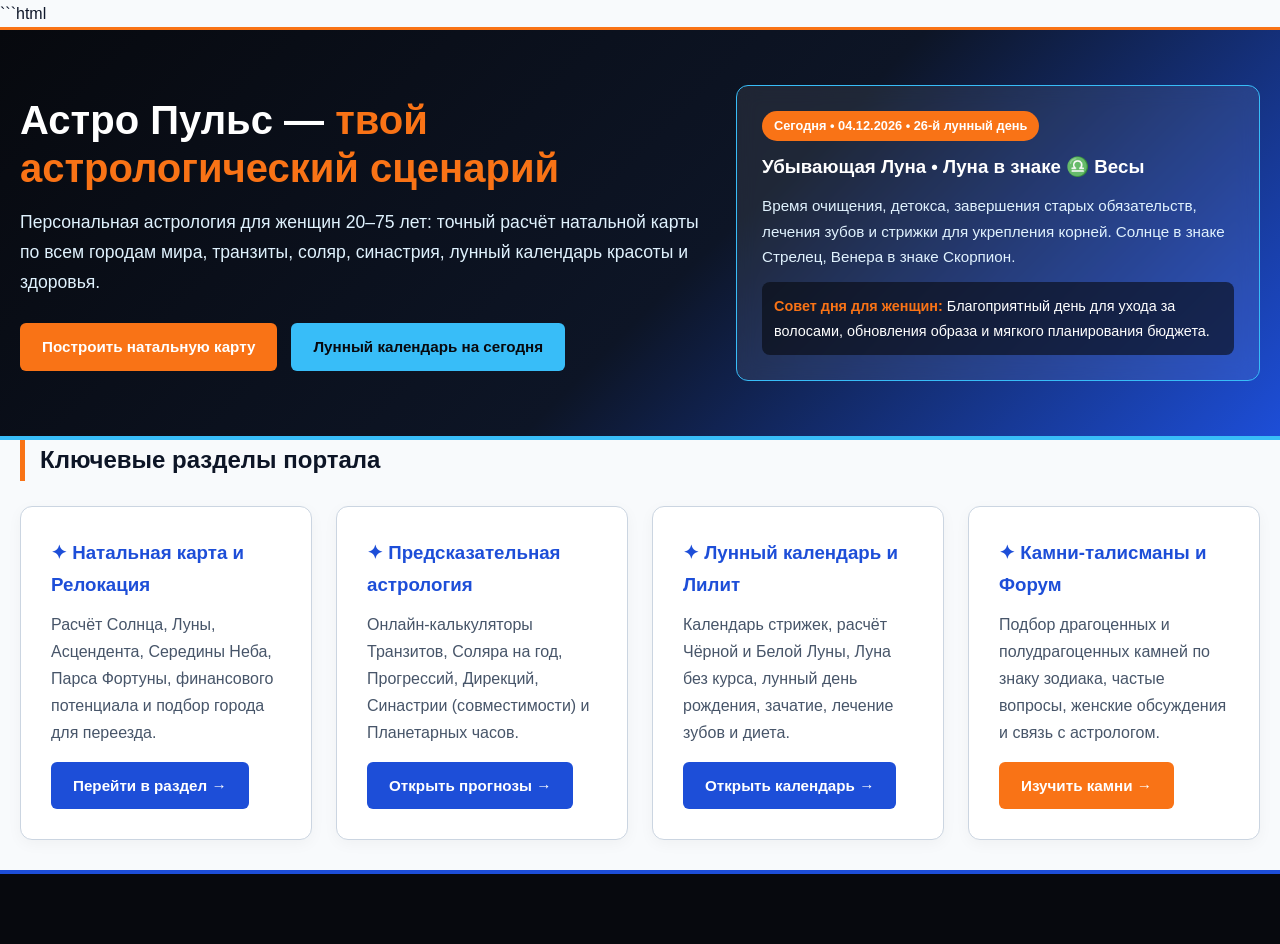
<file: index.html>
```html
<!DOCTYPE html>
<html lang="ru">
<head>
    <meta charset="UTF-8">
    <meta name="viewport" content="width=device-width, initial-scale=1.0">
    <title>Астро Пульс — твой астрологический сценарий</title>
    <link rel="stylesheet" href="style.css">
</head>
<body>

    <header id="site-header"></header>

    <!-- Главный баннер и Ежедневная характеристика дня -->
    <section class="hero">
        <div class="container hero-grid">
            <div>
                <h1 data-editable="hero-h1">Астро Пульс — <span>твой астрологический сценарий</span></h1>
                <p data-editable="hero-desc" style="font-size:1.1rem; color:#e0f2fe; margin-bottom:25px;">
                    Персональная астрология для женщин 20–75 лет: точный расчёт натальной карты по всем городам мира, транзиты, соляр, синастрия, лунный календарь красоты и здоровья.
                </p>
                <div style="display:flex; gap:14px; flex-wrap:wrap;">
                    <a href="natal.html#natal-calc" class="btn btn-orange">Построить натальную карту</a>
                    <a href="lunar.html" class="btn btn-sky">Лунный календарь на сегодня</a>
                </div>
            </div>

            <!-- Ежедневная характеристика дня -->
            <div class="daily-card" id="daily-forecast-widget">
                <span class="daily-badge" id="today-date-badge">Характеристика дня</span>
                <h3 style="color:#ffffff; margin-bottom:10px;" id="today-lunar-title">Загрузка космической погоды...</h3>
                <p style="color:#e0f2fe; font-size:0.95rem; margin-bottom:12px;" id="today-lunar-text"></p>
                <div style="background:rgba(7,9,14,0.6); padding:12px; border-radius:8px; font-size:0.9rem;">
                    <strong style="color:#f97316;">Совет дня для женщин:</strong>
                    <span id="today-woman-tip" style="color:#ffffff;"></span>
                </div>
            </div>
        </div>
    </section>

    <main class="section">
        <div class="container">
            <h2 style="color:var(--dark-blue); margin-bottom:25px; border-left:5px solid var(--orange); padding-left:15px;">Ключевые разделы портала</h2>
            
            <div style="display:grid; grid-template-columns:repeat(auto-fit, minmax(280px, 1fr)); gap:24px;">
                <div class="card">
                    <h3 style="color:var(--blue); margin-bottom:10px;">✦ Натальная карта и Релокация</h3>
                    <p style="color:var(--text-muted); margin-bottom:15px;">Расчёт Солнца, Луны, Асцендента, Середины Неба, Парса Фортуны, финансового потенциала и подбор города для переезда.</p>
                    <a href="natal.html" class="btn btn-blue">Перейти в раздел →</a>
                </div>

                <div class="card">
                    <h3 style="color:var(--blue); margin-bottom:10px;">✦ Предсказательная астрология</h3>
                    <p style="color:var(--text-muted); margin-bottom:15px;">Онлайн-калькуляторы Транзитов, Соляра на год, Прогрессий, Дирекций, Синастрии (совместимости) и Планетарных часов.</p>
                    <a href="predictive.html" class="btn btn-blue">Открыть прогнозы →</a>
                </div>

                <div class="card">
                    <h3 style="color:var(--blue); margin-bottom:10px;">✦ Лунный календарь и Лилит</h3>
                    <p style="color:var(--text-muted); margin-bottom:15px;">Календарь стрижек, расчёт Чёрной и Белой Луны, Луна без курса, лунный день рождения, зачатие, лечение зубов и диета.</p>
                    <a href="lunar.html" class="btn btn-blue">Открыть календарь →</a>
                </div>

                <div class="card">
                    <h3 style="color:var(--blue); margin-bottom:10px;">✦ Камни-талисманы и Форум</h3>
                    <p style="color:var(--text-muted); margin-bottom:15px;">Подбор драгоценных и полудрагоценных камней по знаку зодиака, частые вопросы, женские обсуждения и связь с астрологом.</p>
                    <a href="stones-community.html" class="btn btn-orange">Изучить камни →</a>
                </div>
            </div>

            <!-- Зона для новых пользовательских блоков (CMS) -->
            <div id="custom-blocks-zone"></div>
        </div>
    </main>

    <footer id="site-footer"></footer>

    <script src="astro-engine.js"></script>
    <script src="content-db.js"></script>
    <script src="app.js"></script>
    <script>
        // Автоматический расчёт ежедневной характеристики дня на текущую дату
        document.addEventListener("DOMContentLoaded", () => {
            const today = new Date().toISOString().split("T")[0];
            const info = AstroEngine.calculateLunarInfo(today);
            const planets = AstroEngine.calculatePositions(today, "12:00");

            document.getElementById("today-date-badge").textContent = `Сегодня • ${new Date().toLocaleDateString("ru-RU")} • ${info.lunarDay}-й лунный день`;
            document.getElementById("today-lunar-title").textContent = `${info.phase} • Луна в знаке ${info.moonSign.symbol} ${info.moonSign.name}`;
            document.getElementById("today-lunar-text").textContent = `${info.phaseAdvice} Солнце в знаке ${planets.sun.sign.name}, Венера в знаке ${planets.venus.sign.name}.`;
            document.getElementById("today-woman-tip").textContent = info.haircutGood
                ? "Благоприятный день для ухода за волосами, обновления образа и мягкого планирования бюджета."
                : "День перезагрузки: отложите стрижку и радикальные решения, уделите время отдыху, воде и восстановлению ресурса.";
        });
    </script>
</body>
</html>
</file>
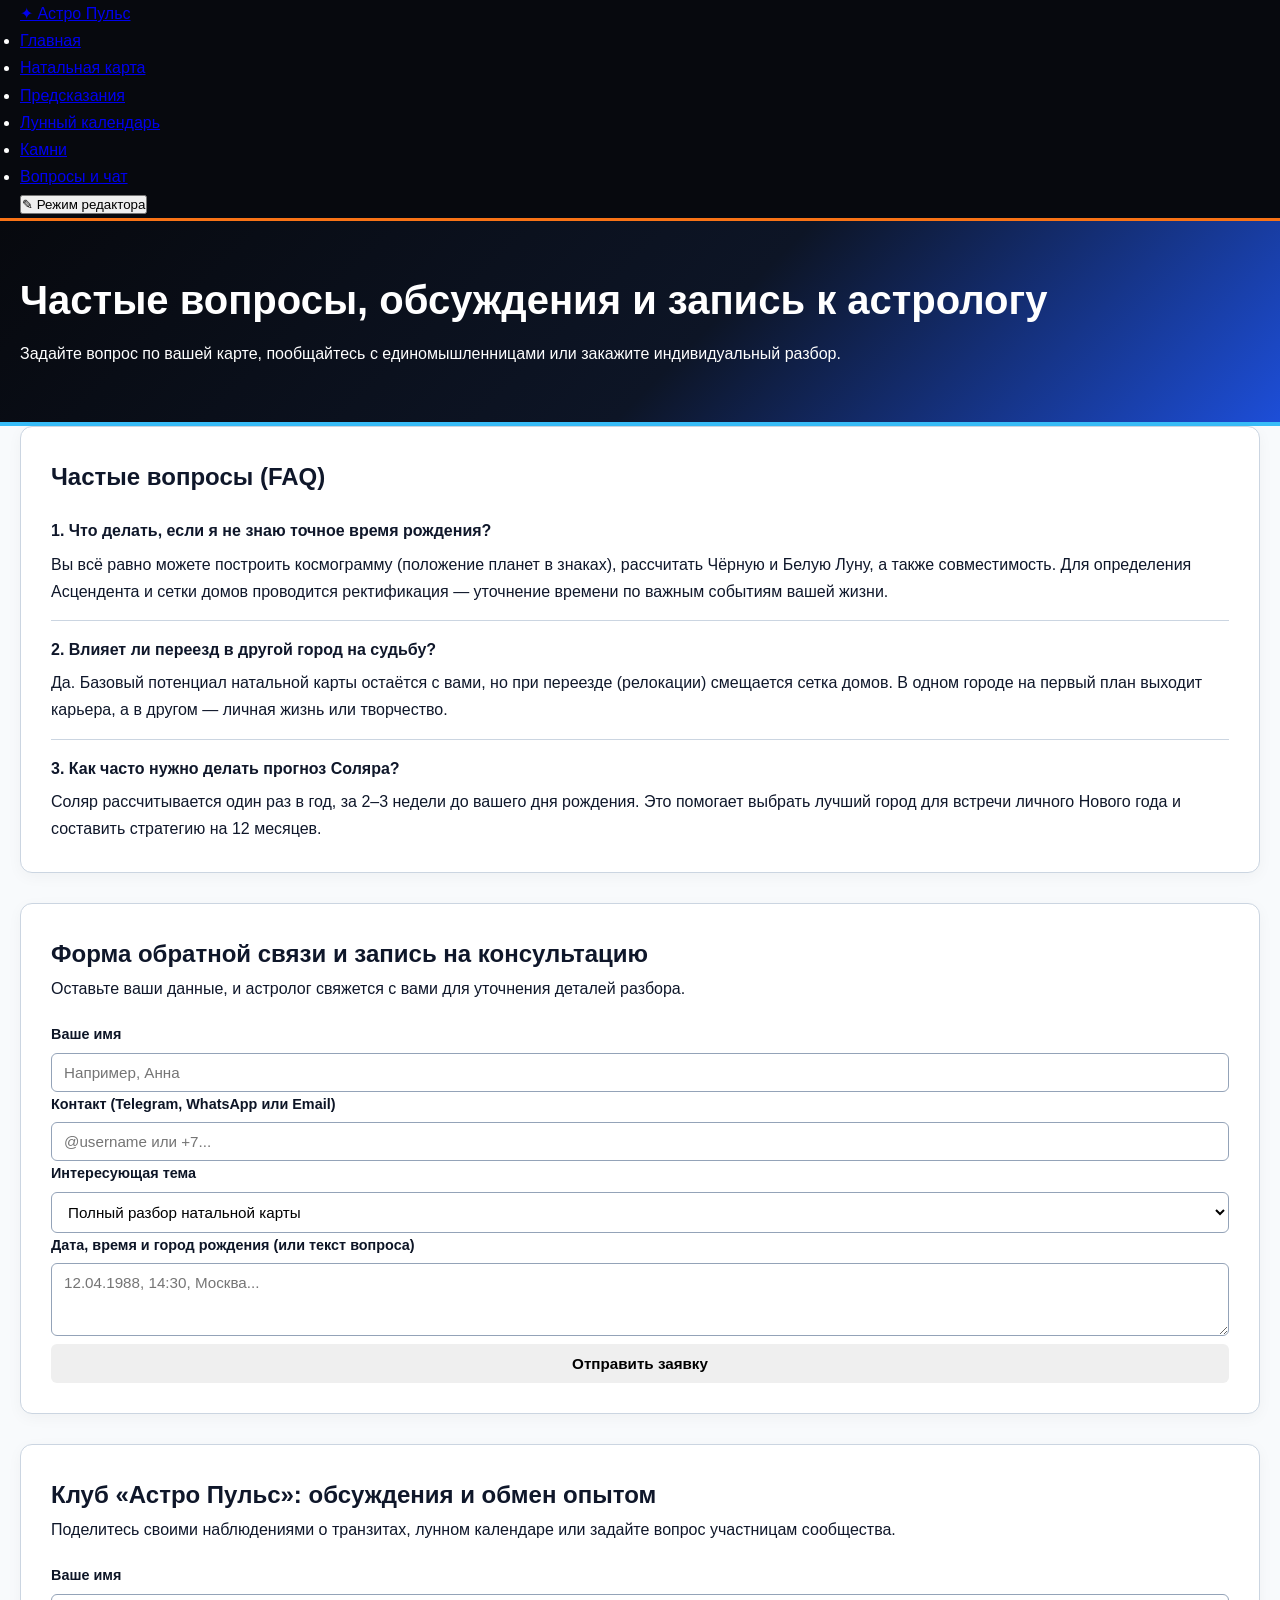
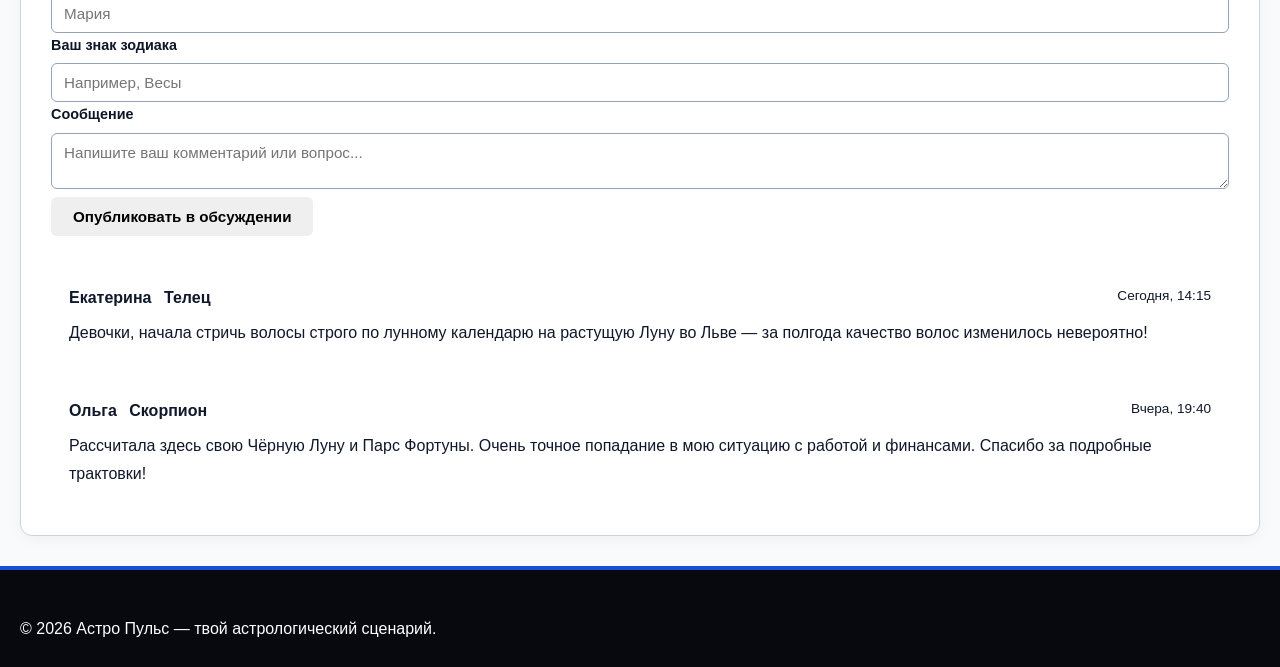
<file: community.html>
<!DOCTYPE html>
<html lang="ru">
<head>
    <meta charset="UTF-8">
    <meta name="viewport" content="width=device-width, initial-scale=1.0">
    <title>Вопросы, обсуждения и связь — Астро Пульс</title>
    <link rel="stylesheet" href="style.css">
</head>
<body>

<header>
    <div class="container nav">
        <a href="index.html" class="logo">✦ Астро Пульс</a>
        <ul class="nav-links">
            <li><a href="index.html">Главная</a></li>
            <li><a href="natal.html">Натальная карта</a></li>
            <li><a href="predictive.html">Предсказания</a></li>
            <li><a href="lunar.html">Лунный календарь</a></li>
            <li><a href="stones.html">Камни</a></li>
            <li><a href="community.html" class="active">Вопросы и чат</a></li>
        </ul>
        <button class="edit-toggle-btn" id="toggleEditBtn">✎ Режим редактора</button>
    </div>
</header>

<section class="hero">
    <div class="container">
        <h1>Частые вопросы, обсуждения и запись к астрологу</h1>
        <p>Задайте вопрос по вашей карте, пообщайтесь с единомышленницами или закажите индивидуальный разбор.</p>
    </div>
</section>

<main class="container">
    <div class="grid-2">
        <!-- ЧАСТЫЕ ВОПРОСЫ (FAQ) -->
        <div>
            <div class="card editable-block" data-block-id="faq-block">
                <h2>Частые вопросы (FAQ)</h2>
                
                <div style="margin-top:20px; border-bottom:1px solid var(--border); padding-bottom:15px;">
                    <h4 style="color:var(--primary-blue);">1. Что делать, если я не знаю точное время рождения?</h4>
                    <p class="text-muted" style="margin-top:6px;">Вы всё равно можете построить космограмму (положение планет в знаках), рассчитать Чёрную и Белую Луну, а также совместимость. Для определения Асцендента и сетки домов проводится ректификация — уточнение времени по важным событиям вашей жизни.</p>
                </div>

                <div style="margin-top:15px; border-bottom:1px solid var(--border); padding-bottom:15px;">
                    <h4 style="color:var(--primary-blue);">2. Влияет ли переезд в другой город на судьбу?</h4>
                    <p class="text-muted" style="margin-top:6px;">Да. Базовый потенциал натальной карты остаётся с вами, но при переезде (релокации) смещается сетка домов. В одном городе на первый план выходит карьера, а в другом — личная жизнь или творчество.</p>
                </div>

                <div style="margin-top:15px;">
                    <h4 style="color:var(--primary-blue);">3. Как часто нужно делать прогноз Соляра?</h4>
                    <p class="text-muted" style="margin-top:6px;">Соляр рассчитывается один раз в год, за 2–3 недели до вашего дня рождения. Это помогает выбрать лучший город для встречи личного Нового года и составить стратегию на 12 месяцев.</p>
                </div>
            </div>
        </div>

        <!-- ФОРМА ОБРАТНОЙ СВЯЗИ -->
        <div>
            <div class="card">
                <h2>Форма обратной связи и запись на консультацию</h2>
                <p class="text-muted" style="margin-bottom:20px;">Оставьте ваши данные, и астролог свяжется с вами для уточнения деталей разбора.</p>
                <form id="feedbackForm">
                    <div class="form-group">
                        <label>Ваше имя</label>
                        <input type="text" id="fbName" placeholder="Например, Анна" required>
                    </div>
                    <div class="form-group">
                        <label>Контакт (Telegram, WhatsApp или Email)</label>
                        <input type="text" id="fbContact" placeholder="@username или +7..." required>
                    </div>
                    <div class="form-group">
                        <label>Интересующая тема</label>
                        <select id="fbTopic">
                            <option>Полный разбор натальной карты</option>
                            <option>Прогноз Соляр на год</option>
                            <option>Синастрия (совместимость в паре)</option>
                            <option>Карта релокации (выбор города)</option>
                            <option>Вопрос по работе сайта</option>
                        </select>
                    </div>
                    <div class="form-group">
                        <label>Дата, время и город рождения (или текст вопроса)</label>
                        <textarea id="fbMessage" rows="3" placeholder="12.04.1988, 14:30, Москва..."></textarea>
                    </div>
                    <button type="submit" class="btn" style="width:100%;">Отправить заявку</button>
                    <div id="fbSuccess" class="result-box" style="display:none; margin-top:15px; background:#ecfdf5; border-color:#10b981; color:#065f46;">
                        Благодарим! Ваше сообщение отправлено. Мы ответим вам в ближайшее время.
                    </div>
                </form>
            </div>
        </div>
    </div>

    <!-- ЖИВЫЕ ОБСУЖДЕНИЯ -->
    <div class="card" style="margin-top:30px;">
        <h2>Клуб «Астро Пульс»: обсуждения и обмен опытом</h2>
        <p class="text-muted" style="margin-bottom:20px;">Поделитесь своими наблюдениями о транзитах, лунном календаре или задайте вопрос участницам сообщества.</p>
        
        <div class="form-grid">
            <div class="form-group">
                <label>Ваше имя</label>
                <input type="text" id="chatAuthor" placeholder="Мария">
            </div>
            <div class="form-group">
                <label>Ваш знак зодиака</label>
                <input type="text" id="chatSign" placeholder="Например, Весы">
            </div>
        </div>
        <div class="form-group">
            <label>Сообщение</label>
            <textarea id="chatText" rows="2" placeholder="Напишите ваш комментарий или вопрос..."></textarea>
        </div>
        <button class="btn" onclick="addDiscussionPost()">Опубликовать в обсуждении</button>

        <div id="discussionList" style="margin-top:30px; display:flex; flex-direction:column; gap:15px;"></div>
    </div>
</main>

<footer>
    <div class="container">
        <p>© 2026 Астро Пульс — твой астрологический сценарий.</p>
    </div>
</footer>

<script src="editor.js"></script>
<script>
    // Обработка формы обратной связи
    document.getElementById('feedbackForm').addEventListener('submit', function(e) {
        e.preventDefault();
        document.getElementById('fbSuccess').style.display = 'block';
        this.reset();
    });

    // Логика обсуждений с сохранением в браузере
    const defaultPosts = [
        { author: "Екатерина", sign: "Телец", date: "Сегодня, 14:15", text: "Девочки, начала стричь волосы строго по лунному календарю на растущую Луну во Льве — за полгода качество волос изменилось невероятно!" },
        { author: "Ольга", sign: "Скорпион", date: "Вчера, 19:40", text: "Рассчитала здесь свою Чёрную Луну и Парс Фортуны. Очень точное попадание в мою ситуацию с работой и финансами. Спасибо за подробные трактовки!" }
    ];

    function renderDiscussions() {
        const saved = JSON.parse(localStorage.getItem('astro_discussions')) || defaultPosts;
        const container = document.getElementById('discussionList');
        container.innerHTML = saved.map(post => `
            <div style="background:var(--bg-light); padding:18px; border-radius:10px; border-left:4px solid var(--sky-blue);">
                <div style="display:flex; justify-content:space-between; margin-bottom:8px;">
                    <strong>${post.author} <span class="badge" style="margin-left:8px;">${post.sign}</span></strong>
                    <span class="text-muted" style="font-size:0.85rem;">${post.date}</span>
                </div>
                <p>${post.text}</p>
            </div>
        `).join('');
    }

    function addDiscussionPost() {
        const author = document.getElementById('chatAuthor').value.trim() || "Гостья";
        const sign = document.getElementById('chatSign').value.trim() || "Астролюбитель";
        const text = document.getElementById('chatText').value.trim();
        if (!text) return alert("Введите текст сообщения");

        const saved = JSON.parse(localStorage.getItem('astro_discussions')) || defaultPosts;
        saved.unshift({
            author,
            sign,
            date: "Только что",
            text
        });
        localStorage.setItem('astro_discussions', JSON.stringify(saved));
        document.getElementById('chatText').value = "";
        renderDiscussions();
    }

    document.addEventListener("DOMContentLoaded", renderDiscussions);
</script>
</body>
</html>
</file>
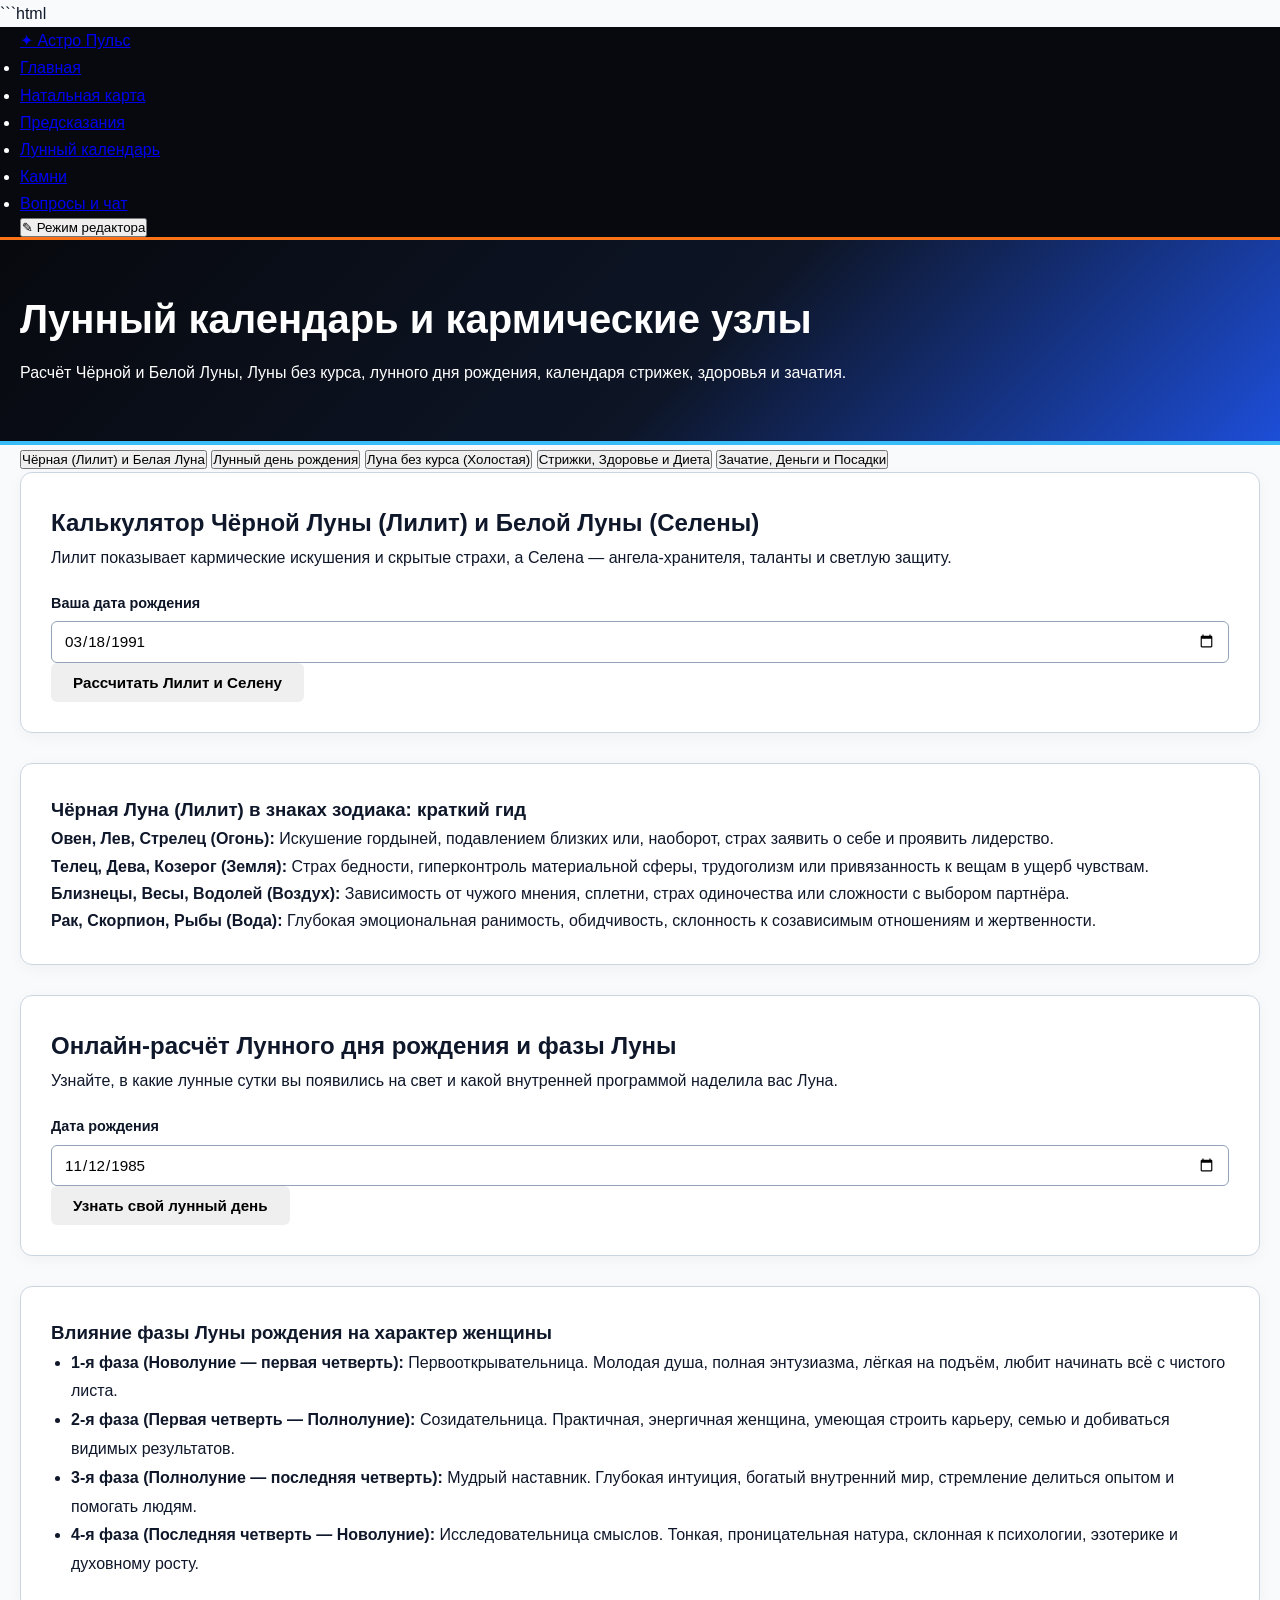
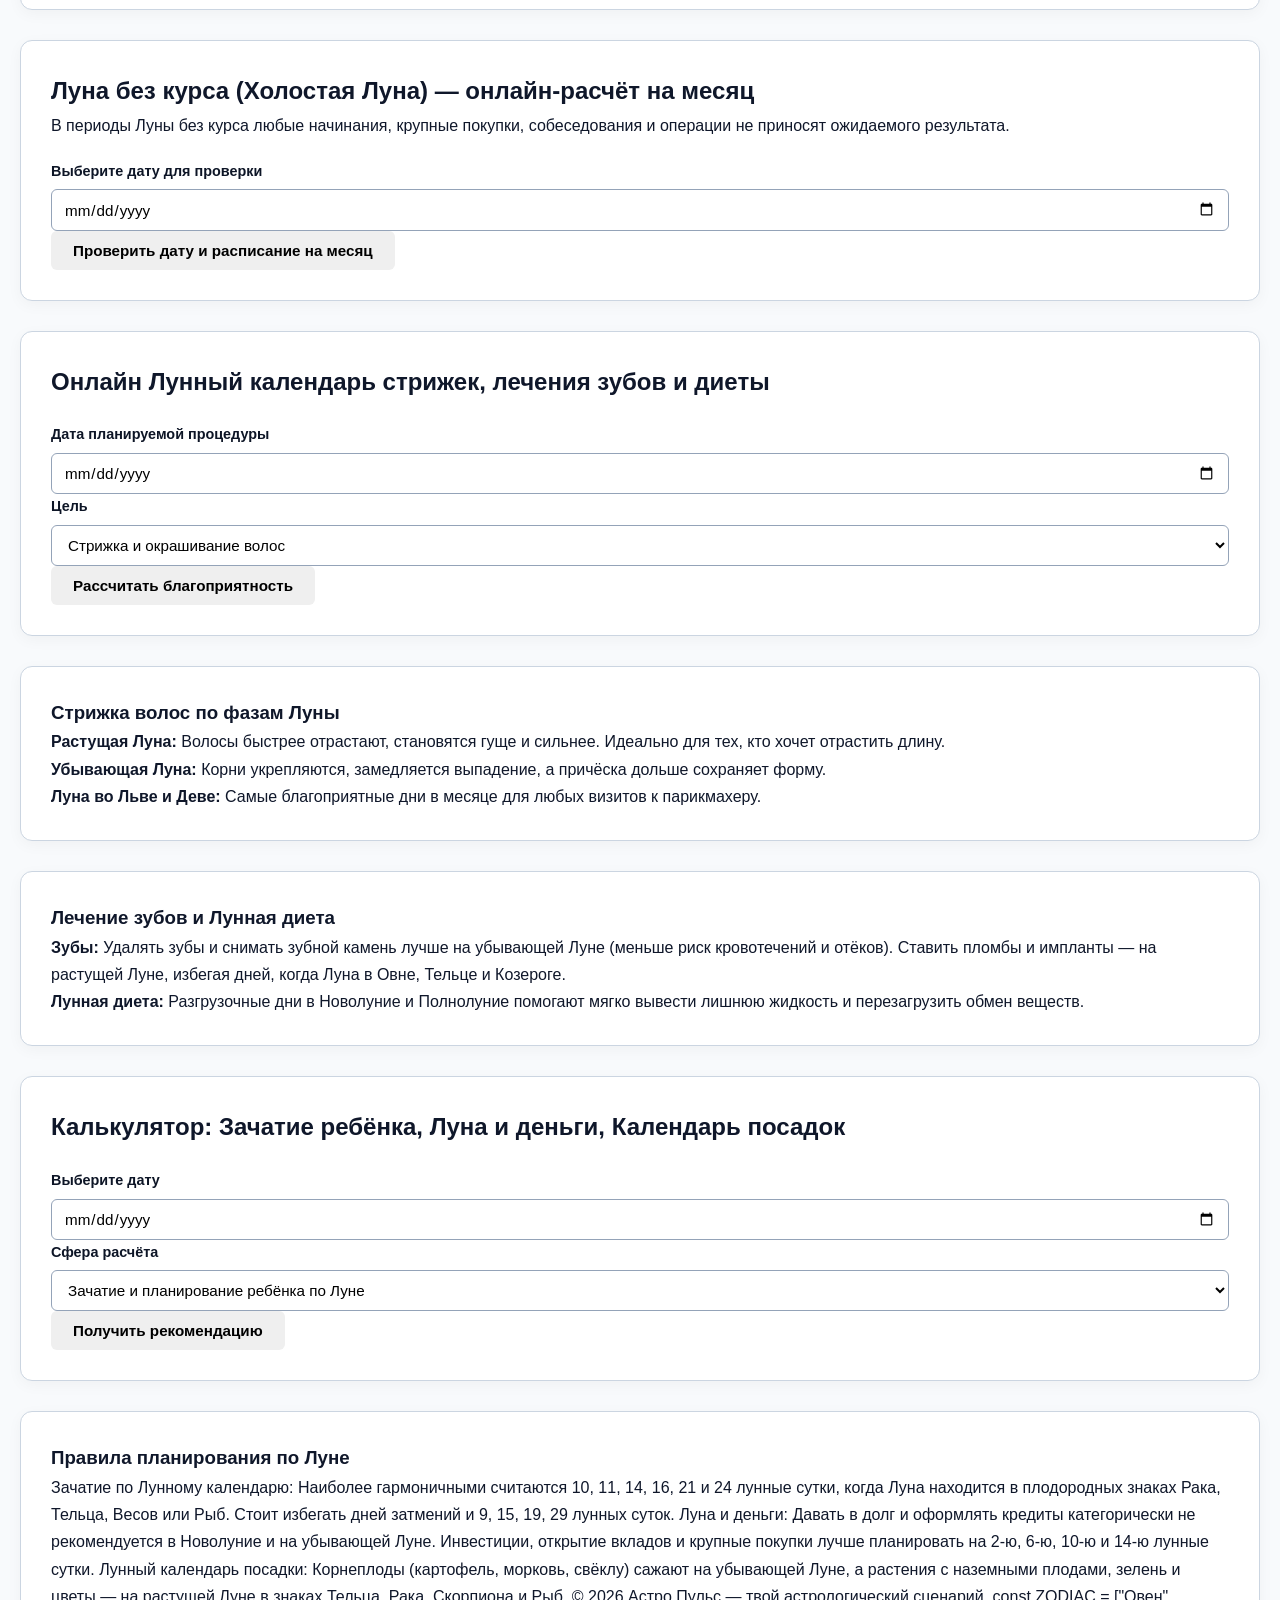
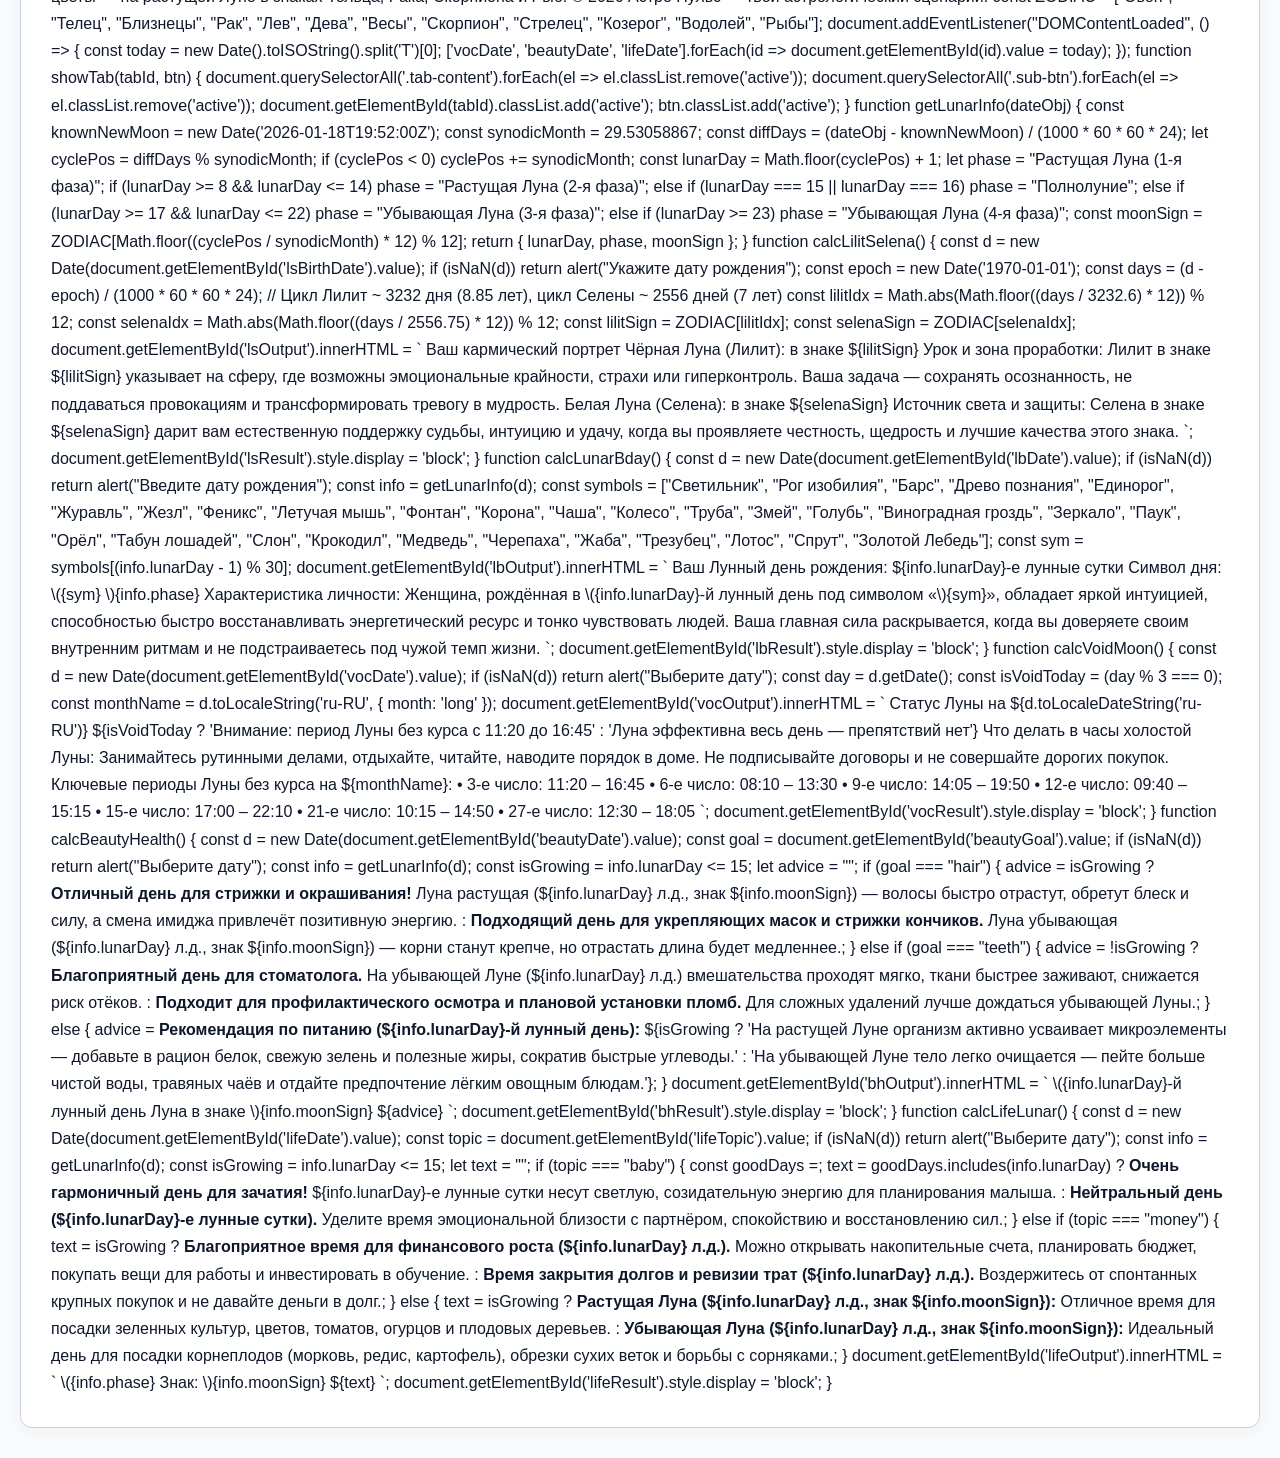
<file: lunar.html>
```html
<!DOCTYPE html>
<html lang="ru">
<head>
    <meta charset="UTF-8">
    <meta name="viewport" content="width=device-width, initial-scale=1.0">
    <title>Лунный календарь и калькуляторы — Астро Пульс</title>
    <link rel="stylesheet" href="style.css">
</head>
<body>

<header>
    <div class="container nav">
        <a href="index.html" class="logo">✦ Астро Пульс</a>
        <ul class="nav-links">
            <li><a href="index.html">Главная</a></li>
            <li><a href="natal.html">Натальная карта</a></li>
            <li><a href="predictive.html">Предсказания</a></li>
            <li><a href="lunar.html" class="active">Лунный календарь</a></li>
            <li><a href="stones.html">Камни</a></li>
            <li><a href="community.html">Вопросы и чат</a></li>
        </ul>
        <button class="edit-toggle-btn" id="toggleEditBtn">✎ Режим редактора</button>
    </div>
</header>

<section class="hero">
    <div class="container">
        <h1>Лунный календарь и кармические узлы</h1>
        <p>Расчёт Чёрной и Белой Луны, Луны без курса, лунного дня рождения, календаря стрижек, здоровья и зачатия.</p>
    </div>
</section>

<main class="container">
    <div class="sub-nav">
        <button class="sub-btn active" onclick="showTab('lilit-selena', this)">Чёрная (Лилит) и Белая Луна</button>
        <button class="sub-btn" onclick="showTab('lunar-bday', this)">Лунный день рождения</button>
        <button class="sub-btn" onclick="showTab('void-moon', this)">Луна без курса (Холостая)</button>
        <button class="sub-btn" onclick="showTab('hair-health', this)">Стрижки, Здоровье и Диета</button>
        <button class="sub-btn" onclick="showTab('conception-garden', this)">Зачатие, Деньги и Посадки</button>
    </div>

    <!-- ВКЛАДКА 1: ЧЁРНАЯ И БЕЛАЯ ЛУНА -->
    <div id="lilit-selena" class="tab-content active">
        <div class="card">
            <h2>Калькулятор Чёрной Луны (Лилит) и Белой Луны (Селены)</h2>
            <p class="text-muted">Лилит показывает кармические искушения и скрытые страхи, а Селена — ангела-хранителя, таланты и светлую защиту.</p>
            <div class="form-grid" style="margin-top:20px;">
                <div class="form-group">
                    <label>Ваша дата рождения</label>
                    <input type="date" id="lsBirthDate" value="1991-03-18">
                </div>
            </div>
            <button class="btn" onclick="calcLilitSelena()">Рассчитать Лилит и Селену</button>
            <div id="lsResult" style="display:none; margin-top:25px;">
                <div class="result-box" id="lsOutput"></div>
            </div>
        </div>

        <div class="card editable-block" data-block-id="lunar-lilit-guide">
            <h3>Чёрная Луна (Лилит) в знаках зодиака: краткий гид</h3>
            <p><strong>Овен, Лев, Стрелец (Огонь):</strong> Искушение гордыней, подавлением близких или, наоборот, страх заявить о себе и проявить лидерство.</p>
            <p><strong>Телец, Дева, Козерог (Земля):</strong> Страх бедности, гиперконтроль материальной сферы, трудоголизм или привязанность к вещам в ущерб чувствам.</p>
            <p><strong>Близнецы, Весы, Водолей (Воздух):</strong> Зависимость от чужого мнения, сплетни, страх одиночества или сложности с выбором партнёра.</p>
            <p><strong>Рак, Скорпион, Рыбы (Вода):</strong> Глубокая эмоциональная ранимость, обидчивость, склонность к созависимым отношениям и жертвенности.</p>
        </div>
    </div>

    <!-- ВКЛАДКА 2: ЛУННЫЙ ДЕНЬ РОЖДЕНИЯ -->
    <div id="lunar-bday" class="tab-content">
        <div class="card">
            <h2>Онлайн-расчёт Лунного дня рождения и фазы Луны</h2>
            <p class="text-muted">Узнайте, в какие лунные сутки вы появились на свет и какой внутренней программой наделила вас Луна.</p>
            <div class="form-grid" style="margin-top:20px;">
                <div class="form-group">
                    <label>Дата рождения</label>
                    <input type="date" id="lbDate" value="1985-11-12">
                </div>
            </div>
            <button class="btn" onclick="calcLunarBday()">Узнать свой лунный день</button>
            <div id="lbResult" style="display:none; margin-top:25px;">
                <div class="result-box" id="lbOutput"></div>
            </div>
        </div>

        <div class="card editable-block" data-block-id="lunar-phases-desc">
            <h3>Влияние фазы Луны рождения на характер женщины</h3>
            <ul style="margin-left:20px; line-height:1.8;">
                <li><strong>1-я фаза (Новолуние — первая четверть):</strong> Первооткрывательница. Молодая душа, полная энтузиазма, лёгкая на подъём, любит начинать всё с чистого листа.</li>
                <li><strong>2-я фаза (Первая четверть — Полнолуние):</strong> Созидательница. Практичная, энергичная женщина, умеющая строить карьеру, семью и добиваться видимых результатов.</li>
                <li><strong>3-я фаза (Полнолуние — последняя четверть):</strong> Мудрый наставник. Глубокая интуиция, богатый внутренний мир, стремление делиться опытом и помогать людям.</li>
                <li><strong>4-я фаза (Последняя четверть — Новолуние):</strong> Исследовательница смыслов. Тонкая, проницательная натура, склонная к психологии, эзотерике и духовному росту.</li>
            </ul>
        </div>
    </div>

    <!-- ВКЛАДКА 3: ЛУНА БЕЗ КУРСА -->
    <div id="void-moon" class="tab-content">
        <div class="card">
            <h2>Луна без курса (Холостая Луна) — онлайн-расчёт на месяц</h2>
            <p class="text-muted">В периоды Луны без курса любые начинания, крупные покупки, собеседования и операции не приносят ожидаемого результата.</p>
            <div class="form-grid" style="margin-top:20px;">
                <div class="form-group">
                    <label>Выберите дату для проверки</label>
                    <input type="date" id="vocDate">
                </div>
            </div>
            <button class="btn" onclick="calcVoidMoon()">Проверить дату и расписание на месяц</button>
            <div id="vocResult" style="display:none; margin-top:25px;">
                <div class="result-box" id="vocOutput"></div>
            </div>
        </div>
    </div>

    <!-- ВКЛАДКА 4: СТРИЖКИ, ЗДОРОВЬЕ И ДИЕТА -->
    <div id="hair-health" class="tab-content">
        <div class="card">
            <h2>Онлайн Лунный календарь стрижек, лечения зубов и диеты</h2>
            <div class="form-grid" style="margin-top:20px;">
                <div class="form-group">
                    <label>Дата планируемой процедуры</label>
                    <input type="date" id="beautyDate">
                </div>
                <div class="form-group">
                    <label>Цель</label>
                    <select id="beautyGoal">
                        <option value="hair">Стрижка и окрашивание волос</option>
                        <option value="teeth">Лечение и протезирование зубов</option>
                        <option value="diet">Начало лунной диеты и детокса</option>
                    </select>
                </div>
            </div>
            <button class="btn" onclick="calcBeautyHealth()">Рассчитать благоприятность</button>
            <div id="bhResult" style="display:none; margin-top:25px;">
                <div class="result-box" id="bhOutput"></div>
            </div>
        </div>

        <div class="grid-2">
            <div class="card editable-block" data-block-id="lunar-hair-guide">
                <h3>Стрижка волос по фазам Луны</h3>
                <p><strong>Растущая Луна:</strong> Волосы быстрее отрастают, становятся гуще и сильнее. Идеально для тех, кто хочет отрастить длину.</p>
                <p><strong>Убывающая Луна:</strong> Корни укрепляются, замедляется выпадение, а причёска дольше сохраняет форму.</p>
                <p><strong>Луна во Льве и Деве:</strong> Самые благоприятные дни в месяце для любых визитов к парикмахеру.</p>
            </div>
            <div class="card editable-block" data-block-id="lunar-teeth-diet">
                <h3>Лечение зубов и Лунная диета</h3>
                <p><strong>Зубы:</strong> Удалять зубы и снимать зубной камень лучше на убывающей Луне (меньше риск кровотечений и отёков). Ставить пломбы и импланты — на растущей Луне, избегая дней, когда Луна в Овне, Тельце и Козероге.</p>
                <p><strong>Лунная диета:</strong> Разгрузочные дни в Новолуние и Полнолуние помогают мягко вывести лишнюю жидкость и перезагрузить обмен веществ.</p>
            </div>
        </div>
    </div>

    <!-- ВКЛАДКА 5: ЗАЧАТИЕ, ДЕНЬГИ И ПОСАДКИ -->
    <div id="conception-garden" class="tab-content">
        <div class="card">
            <h2>Калькулятор: Зачатие ребёнка, Луна и деньги, Календарь посадок</h2>
            <div class="form-grid" style="margin-top:20px;">
                <div class="form-group">
                    <label>Выберите дату</label>
                    <input type="date" id="lifeDate">
                </div>
                <div class="form-group">
                    <label>Сфера расчёта</label>
                    <select id="lifeTopic">
                        <option value="baby">Зачатие и планирование ребёнка по Луне</option>
                        <option value="money">Луна и деньги (вклады, покупки, кошелёк)</option>
                        <option value="garden">Лунный календарь посадки растений</option>
                    </select>
                </div>
            </div>
            <button class="btn" onclick="calcLifeLunar()">Получить рекомендацию</button>
            <div id="lifeResult" style="display:none; margin-top:25px;">
                <div class="result-box" id="lifeOutput"></div>
            </div>
        </div>

        <div class="card editable-block" data-block-id="lunar-life-text">
            <h3>Правила планирования по Луне</h3>
Зачатие по Лунному календарю: Наиболее гармоничными считаются 10, 11, 14, 16, 21 и 24 лунные сутки, когда Луна находится в плодородных знаках Рака, Тельца, Весов или Рыб. Стоит избегать дней затмений и 9, 15, 19, 29 лунных суток.
Луна и деньги: Давать в долг и оформлять кредиты категорически не рекомендуется в Новолуние и на убывающей Луне. Инвестиции, открытие вкладов и крупные покупки лучше планировать на 2-ю, 6-ю, 10-ю и 14-ю лунные сутки.
Лунный календарь посадки: Корнеплоды (картофель, морковь, свёклу) сажают на убывающей Луне, а растения с наземными плодами, зелень и цветы — на растущей Луне в знаках Тельца, Рака, Скорпиона и Рыб.
© 2026 Астро Пульс — твой астрологический сценарий.
const ZODIAC = ["Овен", "Телец", "Близнецы", "Рак", "Лев", "Дева", "Весы", "Скорпион", "Стрелец", "Козерог", "Водолей", "Рыбы"];
document.addEventListener("DOMContentLoaded", () => {
const today = new Date().toISOString().split('T')[0];
['vocDate', 'beautyDate', 'lifeDate'].forEach(id => document.getElementById(id).value = today);
});
function showTab(tabId, btn) {
document.querySelectorAll('.tab-content').forEach(el => el.classList.remove('active'));
document.querySelectorAll('.sub-btn').forEach(el => el.classList.remove('active'));
document.getElementById(tabId).classList.add('active');
btn.classList.add('active');
}
function getLunarInfo(dateObj) {
const knownNewMoon = new Date('2026-01-18T19:52:00Z');
const synodicMonth = 29.53058867;
const diffDays = (dateObj - knownNewMoon) / (1000 * 60 * 60 * 24);
let cyclePos = diffDays % synodicMonth;
if (cyclePos < 0) cyclePos += synodicMonth;
const lunarDay = Math.floor(cyclePos) + 1;
let phase = "Растущая Луна (1-я фаза)";
if (lunarDay >= 8 && lunarDay <= 14) phase = "Растущая Луна (2-я фаза)";
else if (lunarDay === 15 || lunarDay === 16) phase = "Полнолуние";
else if (lunarDay >= 17 && lunarDay <= 22) phase = "Убывающая Луна (3-я фаза)";
else if (lunarDay >= 23) phase = "Убывающая Луна (4-я фаза)";
const moonSign = ZODIAC[Math.floor((cyclePos / synodicMonth) * 12) % 12];
return { lunarDay, phase, moonSign };
}
function calcLilitSelena() {
const d = new Date(document.getElementById('lsBirthDate').value);
if (isNaN(d)) return alert("Укажите дату рождения");
const epoch = new Date('1970-01-01');
const days = (d - epoch) / (1000 * 60 * 60 * 24);
// Цикл Лилит ~ 3232 дня (8.85 лет), цикл Селены ~ 2556 дней (7 лет)
const lilitIdx = Math.abs(Math.floor((days / 3232.6) * 12)) % 12;
const selenaIdx = Math.abs(Math.floor((days / 2556.75) * 12)) % 12;
const lilitSign = ZODIAC[lilitIdx];
const selenaSign = ZODIAC[selenaIdx];
document.getElementById('lsOutput').innerHTML = `
Ваш кармический портрет
Чёрная Луна (Лилит): в знаке ${lilitSign}
Урок и зона проработки: Лилит в знаке ${lilitSign} указывает на сферу, где возможны эмоциональные крайности, страхи или гиперконтроль. Ваша задача — сохранять осознанность, не поддаваться провокациям и трансформировать тревогу в мудрость.
Белая Луна (Селена): в знаке ${selenaSign}
Источник света и защиты: Селена в знаке ${selenaSign} дарит вам естественную поддержку судьбы, интуицию и удачу, когда вы проявляете честность, щедрость и лучшие качества этого знака.
`;
document.getElementById('lsResult').style.display = 'block';
}
function calcLunarBday() {
const d = new Date(document.getElementById('lbDate').value);
if (isNaN(d)) return alert("Введите дату рождения");
const info = getLunarInfo(d);
const symbols = ["Светильник", "Рог изобилия", "Барс", "Древо познания", "Единорог", "Журавль", "Жезл", "Феникс", "Летучая мышь", "Фонтан", "Корона", "Чаша", "Колесо", "Труба", "Змей", "Голубь", "Виноградная гроздь", "Зеркало", "Паук", "Орёл", "Табун лошадей", "Слон", "Крокодил", "Медведь", "Черепаха", "Жаба", "Трезубец", "Лотос", "Спрут", "Золотой Лебедь"];
const sym = symbols[(info.lunarDay - 1) % 30];
document.getElementById('lbOutput').innerHTML = `
Ваш Лунный день рождения: ${info.lunarDay}-е лунные сутки
Символ дня: \({sym}</span> <span class="badge">\){info.phase}
Характеристика личности: Женщина, рождённая в \({info.lunarDay}-й лунный день</strong> под символом «\){sym}», обладает яркой интуицией, способностью быстро восстанавливать энергетический ресурс и тонко чувствовать людей. Ваша главная сила раскрывается, когда вы доверяете своим внутренним ритмам и не подстраиваетесь под чужой темп жизни.
`;
document.getElementById('lbResult').style.display = 'block';
}
function calcVoidMoon() {
const d = new Date(document.getElementById('vocDate').value);
if (isNaN(d)) return alert("Выберите дату");
const day = d.getDate();
const isVoidToday = (day % 3 === 0);
const monthName = d.toLocaleString('ru-RU', { month: 'long' });
document.getElementById('vocOutput').innerHTML = `
Статус Луны на ${d.toLocaleDateString('ru-RU')}
${isVoidToday
? 'Внимание: период Луны без курса с 11:20 до 16:45'
: 'Луна эффективна весь день — препятствий нет'}
Что делать в часы холостой Луны: Занимайтесь рутинными делами, отдыхайте, читайте, наводите порядок в доме. Не подписывайте договоры и не совершайте дорогих покупок.
Ключевые периоды Луны без курса на ${monthName}:
• 3-е число: 11:20 – 16:45
• 6-е число: 08:10 – 13:30
• 9-е число: 14:05 – 19:50
• 12-е число: 09:40 – 15:15
• 15-е число: 17:00 – 22:10
• 21-е число: 10:15 – 14:50
• 27-е число: 12:30 – 18:05
`;
document.getElementById('vocResult').style.display = 'block';
}
function calcBeautyHealth() {
const d = new Date(document.getElementById('beautyDate').value);
const goal = document.getElementById('beautyGoal').value;
if (isNaN(d)) return alert("Выберите дату");
const info = getLunarInfo(d);
const isGrowing = info.lunarDay <= 15;
let advice = "";
if (goal === "hair") {
advice = isGrowing
? <strong>Отличный день для стрижки и окрашивания!</strong> Луна растущая (${info.lunarDay} л.д., знак ${info.moonSign}) — волосы быстро отрастут, обретут блеск и силу, а смена имиджа привлечёт позитивную энергию.
: <strong>Подходящий день для укрепляющих масок и стрижки кончиков.</strong> Луна убывающая (${info.lunarDay} л.д., знак ${info.moonSign}) — корни станут крепче, но отрастать длина будет медленнее.;
} else if (goal === "teeth") {
advice = !isGrowing
? <strong>Благоприятный день для стоматолога.</strong> На убывающей Луне (${info.lunarDay} л.д.) вмешательства проходят мягко, ткани быстрее заживают, снижается риск отёков.
: <strong>Подходит для профилактического осмотра и плановой установки пломб.</strong> Для сложных удалений лучше дождаться убывающей Луны.;
} else {
advice = <strong>Рекомендация по питанию (${info.lunarDay}-й лунный день):</strong> ${isGrowing ? 'На растущей Луне организм активно усваивает микроэлементы — добавьте в рацион белок, свежую зелень и полезные жиры, сократив быстрые углеводы.' : 'На убывающей Луне тело легко очищается — пейте больше чистой воды, травяных чаёв и отдайте предпочтение лёгким овощным блюдам.'};
}
document.getElementById('bhOutput').innerHTML = `
\({info.lunarDay}-й лунный день</span> <span class="badge">Луна в знаке \){info.moonSign}
${advice}
`;
document.getElementById('bhResult').style.display = 'block';
}
function calcLifeLunar() {
const d = new Date(document.getElementById('lifeDate').value);
const topic = document.getElementById('lifeTopic').value;
if (isNaN(d)) return alert("Выберите дату");
const info = getLunarInfo(d);
const isGrowing = info.lunarDay <= 15;
let text = "";
if (topic === "baby") {
const goodDays =;
text = goodDays.includes(info.lunarDay)
? <strong>Очень гармоничный день для зачатия!</strong> ${info.lunarDay}-е лунные сутки несут светлую, созидательную энергию для планирования малыша.
: <strong>Нейтральный день (${info.lunarDay}-е лунные сутки).</strong> Уделите время эмоциональной близости с партнёром, спокойствию и восстановлению сил.;
} else if (topic === "money") {
text = isGrowing
? <strong>Благоприятное время для финансового роста (${info.lunarDay} л.д.).</strong> Можно открывать накопительные счета, планировать бюджет, покупать вещи для работы и инвестировать в обучение.
: <strong>Время закрытия долгов и ревизии трат (${info.lunarDay} л.д.).</strong> Воздержитесь от спонтанных крупных покупок и не давайте деньги в долг.;
} else {
text = isGrowing
? <strong>Растущая Луна (${info.lunarDay} л.д., знак ${info.moonSign}):</strong> Отличное время для посадки зеленных культур, цветов, томатов, огурцов и плодовых деревьев.
: <strong>Убывающая Луна (${info.lunarDay} л.д., знак ${info.moonSign}):</strong> Идеальный день для посадки корнеплодов (морковь, редис, картофель), обрезки сухих веток и борьбы с сорняками.;
}
document.getElementById('lifeOutput').innerHTML = `
\({info.phase}</span> <span class="badge">Знак: \){info.moonSign}
${text}
`;
document.getElementById('lifeResult').style.display = 'block';
}
</file>
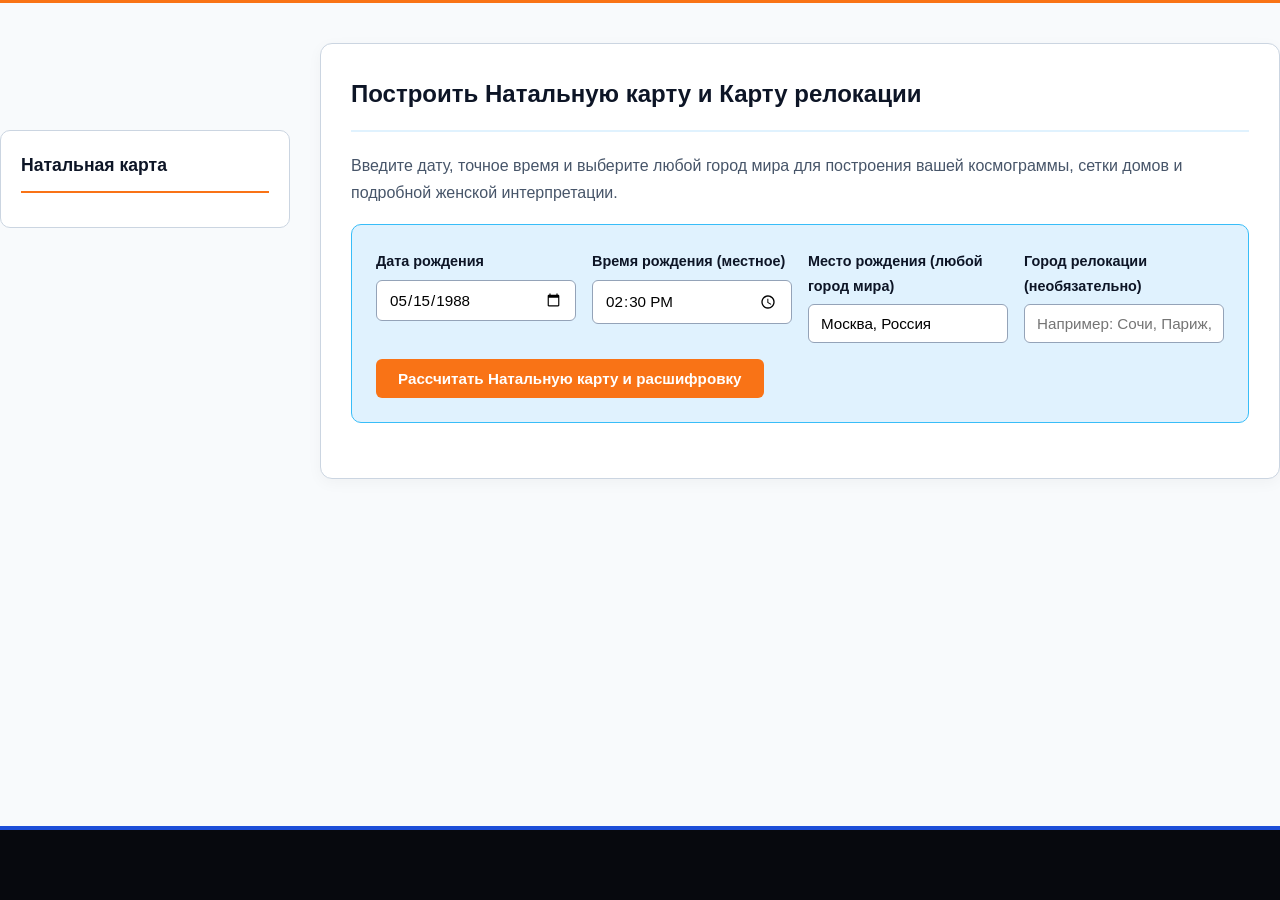
<file: natal.html>
<!DOCTYPE html>
<html lang="ru">
<head>
    <meta charset="UTF-8">
    <meta name="viewport" content="width=device-width, initial-scale=1.0">
    <title>Натальная карта — Астро Пульс</title>
    <link rel="stylesheet" href="style.css">
</head>
<body>

    <header id="site-header"></header>

    <div class="container page-layout">
        <!-- Боковая навигация по всем подразделам Натальной карты -->
        <aside class="sidebar">
            <h3>Натальная карта</h3>
            <ul class="sidebar-list" id="natal-sidebar"></ul>
        </aside>

        <!-- Основной контент -->
        <main id="natal-main">
            <!-- Главный калькулятор натальной карты и релокации -->
            <div class="card" id="natal-calc">
                <div class="card-header">
                    <h1 class="card-title">Построить Натальную карту и Карту релокации</h1>
                </div>
                <p style="margin-bottom:18px; color:var(--text-muted);">Введите дату, точное время и выберите любой город мира для построения вашей космограммы, сетки домов и подробной женской интерпретации.</p>

                <form class="calc-form" id="natalForm">
                    <div class="form-row">
                        <div class="form-group">
                            <label>Дата рождения</label>
                            <input type="date" id="nDate" value="1988-05-15" required>
                        </div>
                        <div class="form-group">
                            <label>Время рождения (местное)</label>
                            <input type="time" id="nTime" value="14:30" required>
                        </div>
                        <div class="form-group city-wrapper">
                            <label>Место рождения (любой город мира)</label>
                            <input type="text" class="city-search-input" id="nCity" value="Москва, Россия" data-lat="55.7558" data-lon="37.6173" placeholder="Начните вводить город..." required>
                            <div class="city-suggestions"></div>
                        </div>
                        <div class="form-group city-wrapper">
                            <label>Город релокации (необязательно)</label>
                            <input type="text" class="city-search-input" id="rCity" placeholder="Например: Сочи, Париж, Дубай...">
                            <div class="city-suggestions"></div>
                        </div>
                    </div>
                    <button type="submit" class="btn btn-orange">Рассчитать Натальную карту и расшифровку</button>
                </form>

                <!-- Блок вывода результатов -->
                <div id="natalResult" style="display:none;"></div>
            </div>

            <!-- Контейнер для всех 13 подробных статей раздела -->
            <div id="natal-articles"></div>
            <div id="custom-blocks-zone"></div>
        </main>
    </div>

    <footer id="site-footer"></footer>

    <script src="astro-engine.js"></script>
    <script src="content-db.js"></script>
    <script src="app.js"></script>
    <script>
        document.addEventListener("DOMContentLoaded", () => {
            const sidebar = document.getElementById("natal-sidebar");
            const articlesBox = document.getElementById("natal-articles");

            AstroDB.natalSubsections.forEach(sec => {
                sidebar.innerHTML += `<li><a href="#${sec.id}">${sec.title}</a></li>`;
                if (sec.id !== "natal-calc") {
                    articlesBox.innerHTML += `
                    <div class="card" id="${sec.id}">
                        <div class="card-header"><h2 class="card-title" data-editable="title_${sec.id}">${sec.title}</h2></div>
                        <div data-editable="body_${sec.id}">${sec.content}</div>
                    </div>`;
                }
            });

            document.getElementById("natalForm").addEventListener("submit", (e) => {
                e.preventDefault();
                const date = document.getElementById("nDate").value;
const time = document.getElementById("nTime").value;
const cityInput = document.getElementById("nCity");
const relocInput = document.getElementById("rCity");
const lat = parseFloat(cityInput.dataset.lat || 55.75);
const lon = parseFloat(cityInput.dataset.lon || 37.61);
const pos = AstroEngine.calculatePositions(date, time, lat, lon);
let relocHTML = "";
if (relocInput.value.trim() && relocInput.dataset.lat) {
const rPos = AstroEngine.calculatePositions(date, time, parseFloat(relocInput.dataset.lat), parseFloat(relocInput.dataset.lon));
relocHTML = `

Карта релокации на город: ${relocInput.value}
При переезде ваш новый Асцендент смещается в знак \({rPos.asc.formatted}</strong>, а Середина Неба (карьера) — в знак <strong>\){rPos.mc.formatted}. Венера переходит в \({rPos.venus.house}-й дом</strong>, Юпитер — в <strong>\){rPos.jupiter.house}-й дом.
`;
}
const sunInterp = AstroDB.planetInterpretations.sun[pos.sun.sign.name];
const moonInterp = AstroDB.planetInterpretations.moon[pos.moon.sign.name];
const resDiv = document.getElementById("natalResult");
resDiv.style.display = "block";
resDiv.innerHTML = `

Ваша Натальная карта (${cityInput.value}, ${date} в ${time})

${AstroEngine.renderNatalSVG(pos)}

Точка / Планета	Положение в знаке	Дом
☉ Солнце
	${pos.sun.formatted}	${pos.sun.house} дом
☽ Луна
	${pos.moon.formatted}	${pos.moon.house} дом
ASC Асцендент
	${pos.asc.formatted}	1 дом
MC Середина Неба
	${pos.mc.formatted}	10 дом
☿ Меркурий
	${pos.mercury.formatted}	${pos.mercury.house} дом
♀ Венера
	${pos.venus.formatted}	${pos.venus.house} дом
♂ Марс
	${pos.mars.formatted}	${pos.mars.house} дом
♃ Юпитер
	${pos.jupiter.formatted}	${pos.jupiter.house} дом
♄ Сатурн
	${pos.saturn.formatted}	${pos.saturn.house} дом
⊕ Парс Фортуны
	${pos.parsFortunae.formatted}	${pos.parsFortunae.house} дом
⚸ Чёрная Луна (Лилит)
	${pos.lilith.formatted}	${pos.lilith.house} дом
⚹ Белая Луна (Селена)
	${pos.selena.formatted}	${pos.selena.house} дом

${relocHTML}
Подробная женская интерпретация вашей карты

☉ Ваше Солнце в знаке ${pos.sun.sign.name} (${pos.sun.house}-й дом)
${sunInterp}
☽ Ваша Луна в знаке ${pos.moon.sign.name} (${pos.moon.house}-й дом)
${moonInterp}
ASC Асцендент в знаке ${pos.asc.sign.name} и Управитель (${pos.asc.sign.ruler})
Окружающие считывают вас через энергию знака \({pos.asc.sign.name} (стихия: \){pos.asc.sign.element}). Ваш стиль и первая подача себя должны подчёркивать достоинства этого знака.
⊕ Парс Фортуны в ${pos.parsFortunae.house}-м доме (${pos.parsFortunae.sign.name}) и Деньги
Ваш естественный канал удачи и финансовой поддержки открывается через темы \({pos.parsFortunae.house}-го дома. Юпитер в \){pos.jupiter.house}-м доме усиливает возможности масштабирования и роста дохода.
`;
});
});



```
</file>
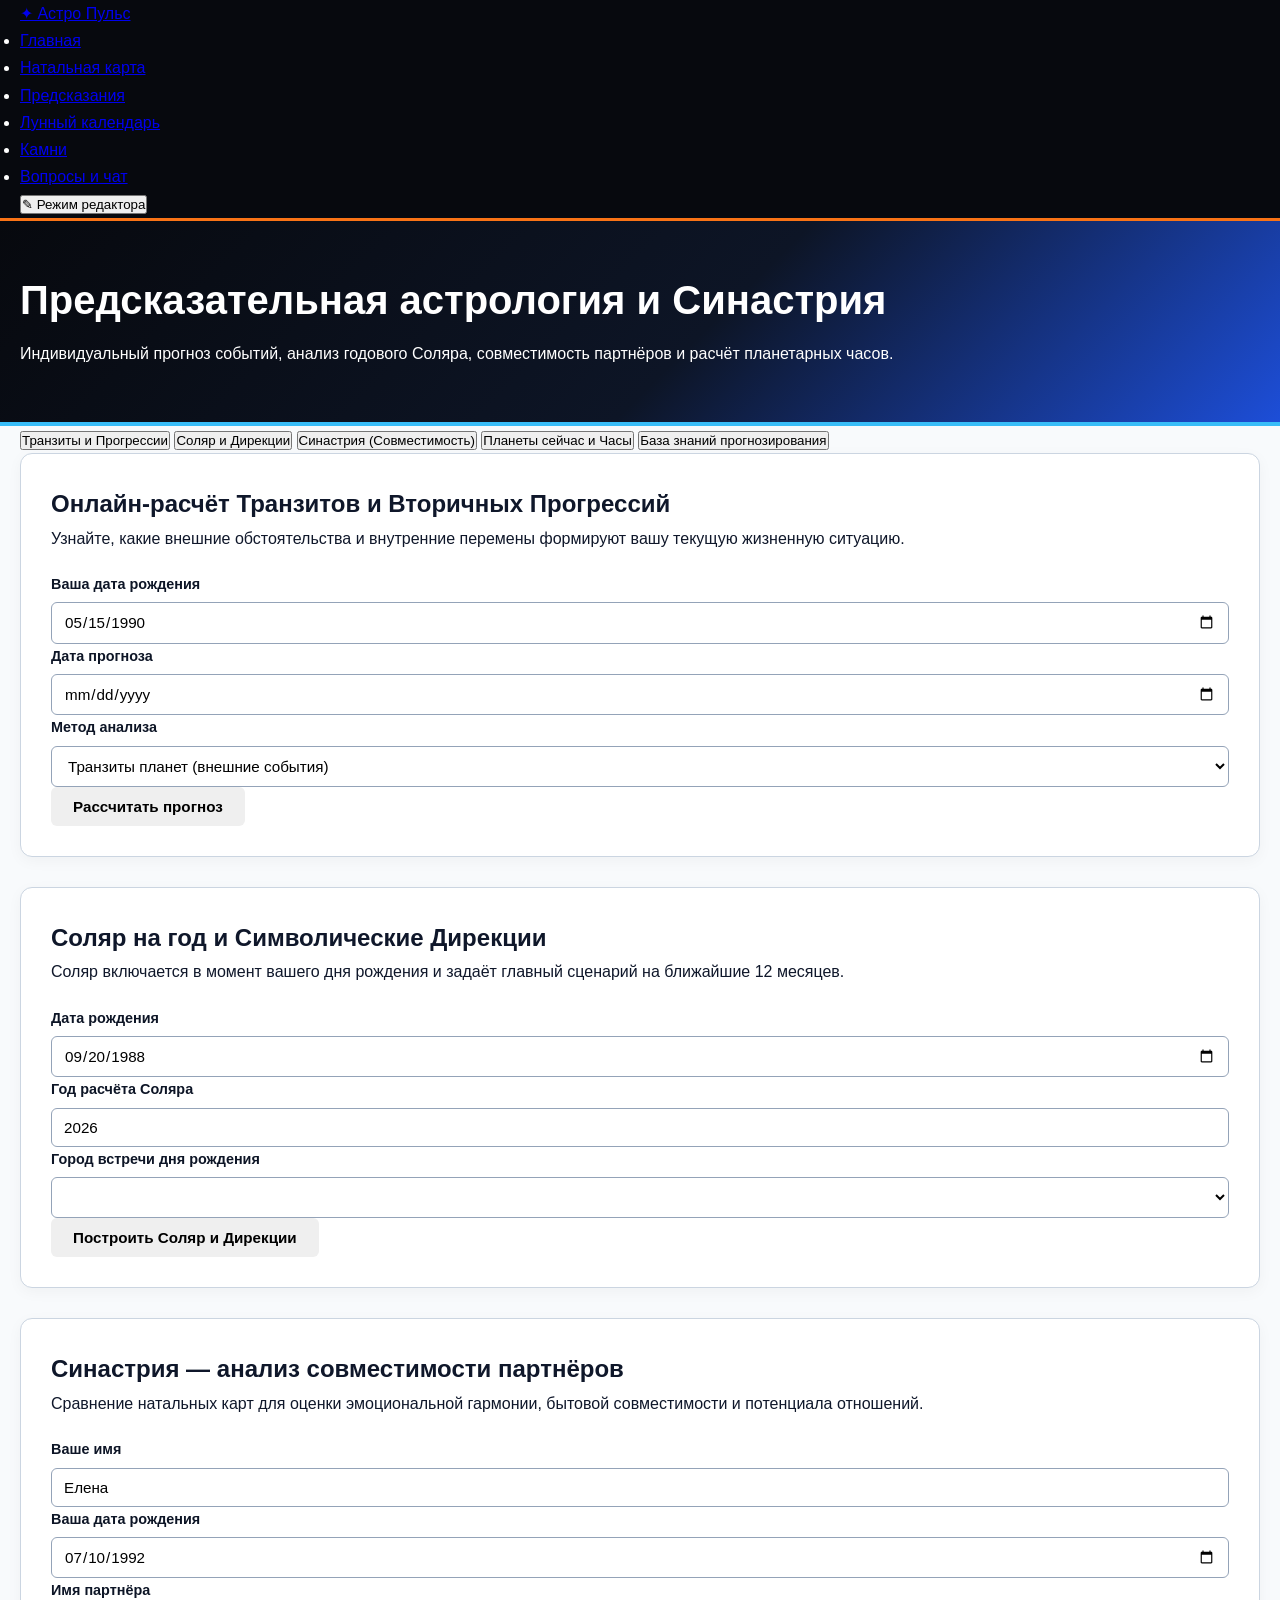
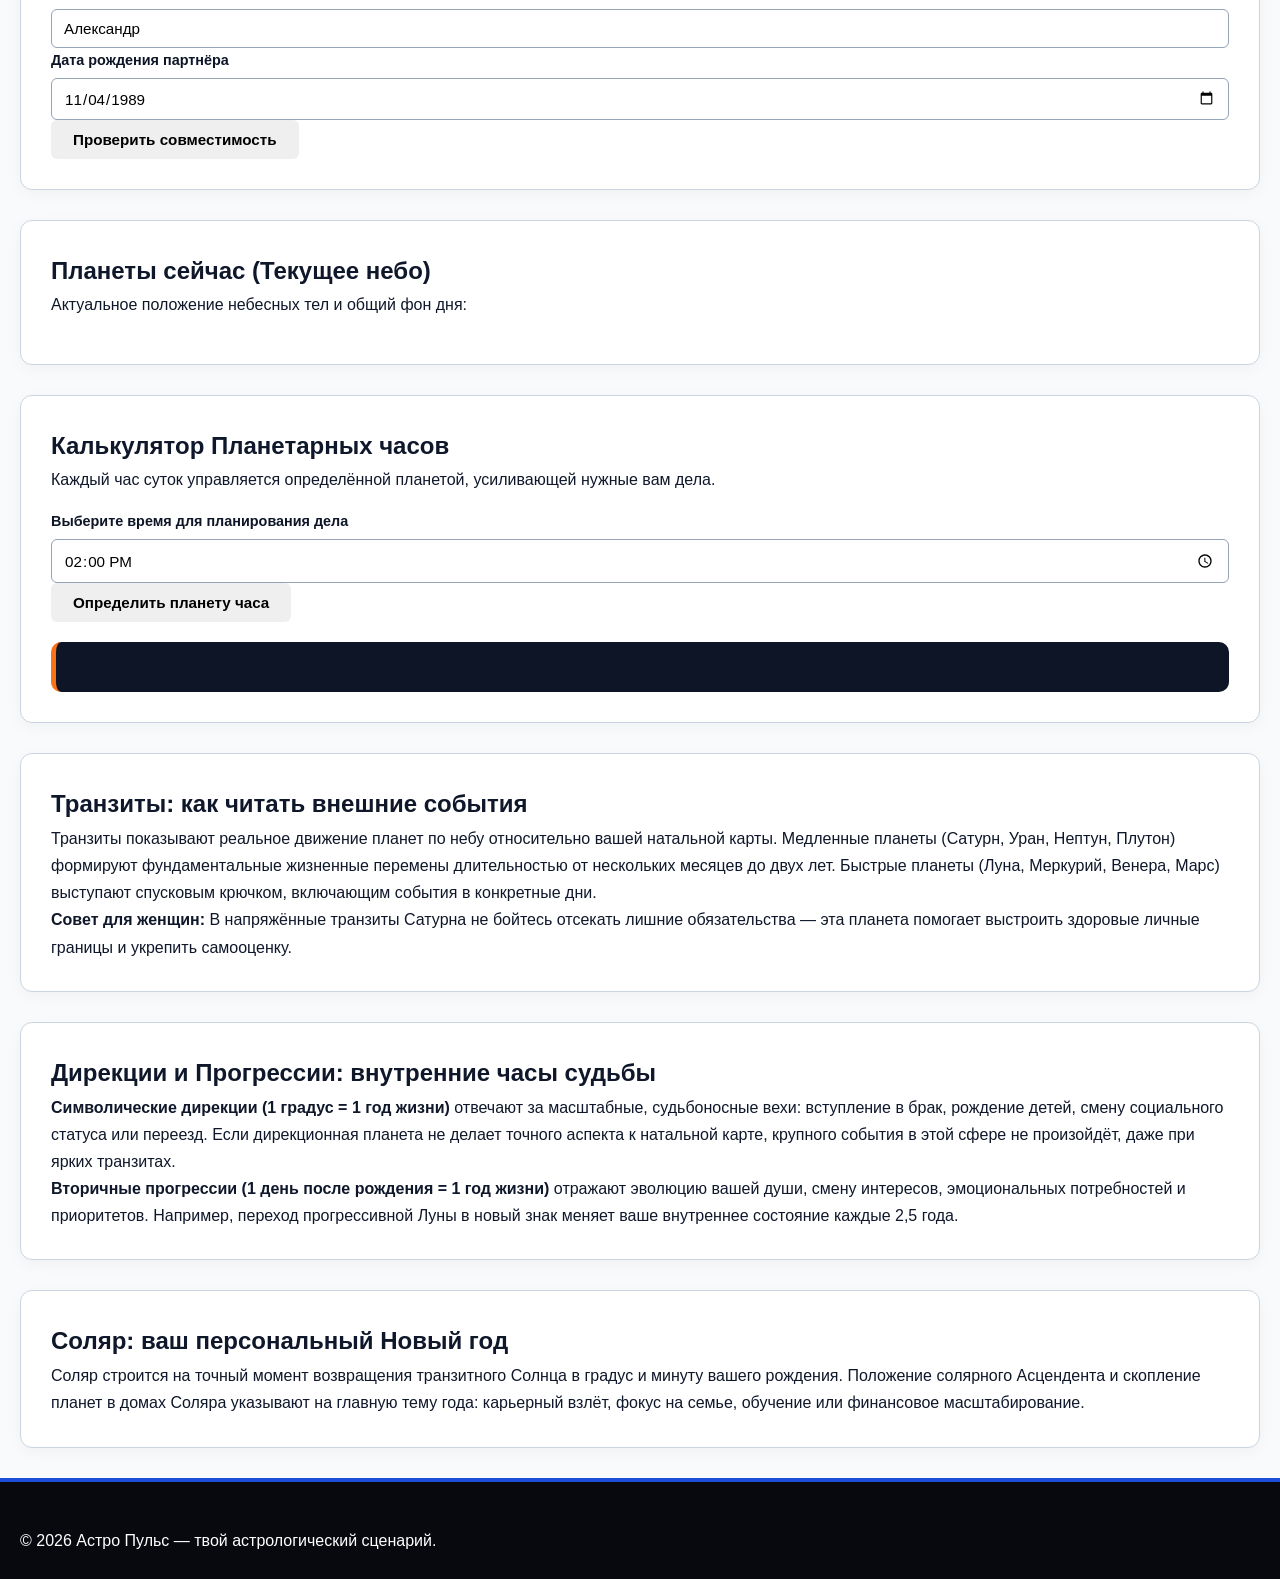
<file: predictive.html>
<!DOCTYPE html>
<html lang="ru">
<head>
    <meta charset="UTF-8">
    <meta name="viewport" content="width=device-width, initial-scale=1.0">
    <title>Предсказательная астрология — Астро Пульс</title>
    <link rel="stylesheet" href="style.css">
</head>
<body>

<header>
    <div class="container nav">
        <a href="index.html" class="logo">✦ Астро Пульс</a>
        <ul class="nav-links">
            <li><a href="index.html">Главная</a></li>
            <li><a href="natal.html">Натальная карта</a></li>
            <li><a href="predictive.html" class="active">Предсказания</a></li>
            <li><a href="lunar.html">Лунный календарь</a></li>
            <li><a href="stones.html">Камни</a></li>
            <li><a href="community.html">Вопросы и чат</a></li>
        </ul>
        <button class="edit-toggle-btn" id="toggleEditBtn">✎ Режим редактора</button>
    </div>
</header>

<section class="hero">
    <div class="container">
        <h1>Предсказательная астрология и Синастрия</h1>
        <p>Индивидуальный прогноз событий, анализ годового Соляра, совместимость партнёров и расчёт планетарных часов.</p>
    </div>
</section>

<main class="container">
    <!-- Навигация по методам -->
    <div class="sub-nav">
        <button class="sub-btn active" onclick="showTab('transits', this)">Транзиты и Прогрессии</button>
        <button class="sub-btn" onclick="showTab('solar', this)">Соляр и Дирекции</button>
        <button class="sub-btn" onclick="showTab('synastry', this)">Синастрия (Совместимость)</button>
        <button class="sub-btn" onclick="showTab('hours', this)">Планеты сейчас и Часы</button>
        <button class="sub-btn" onclick="showTab('theory', this)">База знаний прогнозирования</button>
    </div>

    <!-- ВКЛАДКА 1: ТРАНЗИТЫ И ПРОГРЕССИИ -->
    <div id="transits" class="tab-content active">
        <div class="card">
            <h2>Онлайн-расчёт Транзитов и Вторичных Прогрессий</h2>
            <p class="text-muted">Узнайте, какие внешние обстоятельства и внутренние перемены формируют вашу текущую жизненную ситуацию.</p>
            <div class="form-grid" style="margin-top:20px;">
                <div class="form-group">
                    <label>Ваша дата рождения</label>
                    <input type="date" id="trBirthDate" value="1990-05-15">
                </div>
                <div class="form-group">
                    <label>Дата прогноза</label>
                    <input type="date" id="trTargetDate">
                </div>
                <div class="form-group">
                    <label>Метод анализа</label>
                    <select id="trMethod">
                        <option value="transit">Транзиты планет (внешние события)</option>
                        <option value="progression">Вторичные прогрессии (внутреннее созревание)</option>
                    </select>
                </div>
            </div>
            <button class="btn" onclick="calculateTransits()">Рассчитать прогноз</button>

            <div id="transitResult" style="display:none; margin-top:25px;">
                <div class="result-box" id="transitOutput"></div>
            </div>
        </div>
    </div>

    <!-- ВКЛАДКА 2: СОЛЯР И ДИРЕКЦИИ -->
    <div id="solar" class="tab-content">
        <div class="card">
            <h2>Соляр на год и Символические Дирекции</h2>
            <p class="text-muted">Соляр включается в момент вашего дня рождения и задаёт главный сценарий на ближайшие 12 месяцев.</p>
            <div class="form-grid" style="margin-top:20px;">
                <div class="form-group">
                    <label>Дата рождения</label>
                    <input type="date" id="solBirthDate" value="1988-09-20">
                </div>
                <div class="form-group">
                    <label>Год расчёта Соляра</label>
                    <input type="number" id="solYear" value="2026" min="1950" max="2050">
                </div>
                <div class="form-group">
                    <label>Город встречи дня рождения</label>
                    <select id="solCity"></select>
                </div>
            </div>
            <button class="btn" onclick="calculateSolar()">Построить Соляр и Дирекции</button>

            <div id="solarResult" style="display:none; margin-top:25px;">
                <div class="result-box" id="solarOutput"></div>
            </div>
        </div>
    </div>

    <!-- ВКЛАДКА 3: СИНАСТРИЯ -->
    <div id="synastry" class="tab-content">
        <div class="card">
            <h2>Синастрия — анализ совместимости партнёров</h2>
            <p class="text-muted">Сравнение натальных карт для оценки эмоциональной гармонии, бытовой совместимости и потенциала отношений.</p>
            <div class="form-grid" style="margin-top:20px;">
                <div class="form-group">
                    <label>Ваше имя</label>
                    <input type="text" id="synName1" value="Елена">
                </div>
                <div class="form-group">
                    <label>Ваша дата рождения</label>
                    <input type="date" id="synDate1" value="1992-07-10">
                </div>
                <div class="form-group">
                    <label>Имя партнёра</label>
                    <input type="text" id="synName2" value="Александр">
                </div>
                <div class="form-group">
                    <label>Дата рождения партнёра</label>
                    <input type="date" id="synDate2" value="1989-11-04">
                </div>
            </div>
            <button class="btn" onclick="calculateSynastry()">Проверить совместимость</button>

            <div id="synastryResult" style="display:none; margin-top:25px;">
                <div class="result-box" id="synastryOutput"></div>
            </div>
        </div>
    </div>

    <!-- ВКЛАДКА 4: ПЛАНЕТЫ СЕЙЧАС И ПЛАНЕТАРНЫЕ ЧАСЫ -->
    <div id="hours" class="tab-content">
        <div class="grid-2">
            <div class="card">
                <h2>Планеты сейчас (Текущее небо)</h2>
                <p class="text-muted" style="margin-bottom:15px;">Актуальное положение небесных тел и общий фон дня:</p>
                <div id="currentPlanetsList"></div>
            </div>
            <div class="card">
                <h2>Калькулятор Планетарных часов</h2>
                <p class="text-muted" style="margin-bottom:15px;">Каждый час суток управляется определённой планетой, усиливающей нужные вам дела.</p>
                <div class="form-group">
                    <label>Выберите время для планирования дела</label>
                    <input type="time" id="planHourInput" value="14:00">
                </div>
                <button class="btn" onclick="calculatePlanetaryHour()">Определить планету часа</button>
                <div id="hourResult" class="result-box" style="margin-top:20px;"></div>
            </div>
        </div>
    </div>

    <!-- ВКЛАДКА 5: ПОДРОБНАЯ БАЗА ЗНАНИЙ -->
    <div id="theory" class="tab-content">
        <div class="card editable-block" data-block-id="pred-theory-1">
            <h2>Транзиты: как читать внешние события</h2>
            <p>Транзиты показывают реальное движение планет по небу относительно вашей натальной карты. Медленные планеты (Сатурн, Уран, Нептун, Плутон) формируют фундаментальные жизненные перемены длительностью от нескольких месяцев до двух лет. Быстрые планеты (Луна, Меркурий, Венера, Марс) выступают спусковым крючком, включающим события в конкретные дни.</p>
            <p><strong>Совет для женщин:</strong> В напряжённые транзиты Сатурна не бойтесь отсекать лишние обязательства — эта планета помогает выстроить здоровые личные границы и укрепить самооценку.</p>
        </div>

        <div class="card editable-block" data-block-id="pred-theory-2">
            <h2>Дирекции и Прогрессии: внутренние часы судьбы</h2>
            <p><strong>Символические дирекции (1 градус = 1 год жизни)</strong> отвечают за масштабные, судьбоносные вехи: вступление в брак, рождение детей, смену социального статуса или переезд. Если дирекционная планета не делает точного аспекта к натальной карте, крупного события в этой сфере не произойдёт, даже при ярких транзитах.</p>
            <p><strong>Вторичные прогрессии (1 день после рождения = 1 год жизни)</strong> отражают эволюцию вашей души, смену интересов, эмоциональных потребностей и приоритетов. Например, переход прогрессивной Луны в новый знак меняет ваше внутреннее состояние каждые 2,5 года.</p>
        </div>

        <div class="card editable-block" data-block-id="pred-theory-3">
            <h2>Соляр: ваш персональный Новый год</h2>
            <p>Соляр строится на точный момент возвращения транзитного Солнца в градус и минуту вашего рождения. Положение солярного Асцендента и скопление планет в домах Соляра указывают на главную тему года: карьерный взлёт, фокус на семье, обучение или финансовое масштабирование.</p>
        </div>
    </div>
</main>

<footer>
    <div class="container">
        <p>© 2026 Астро Пульс — твой астрологический сценарий.</p>
    </div>
</footer>

<script src="cities.js"></script>
<script src="editor.js"></script>
<script>
    // Заполнение городов и текущей даты
    document.addEventListener("DOMContentLoaded", () => {
        const today = new Date().toISOString().split('T')[0];
        document.getElementById('trTargetDate').value = today;

        const solCity = document.getElementById('solCity');
        if (typeof WORLD_CITIES !== 'undefined') {
            WORLD_CITIES.forEach(c => {
                const opt = document.createElement('option');
                opt.value = c.name;
                opt.textContent = `${c.name} (${c.country})`;
                solCity.appendChild(opt);
            });
        }
        renderCurrentPlanets();
        calculatePlanetaryHour();
    });

    function showTab(tabId, btn) {
document.querySelectorAll('.tab-content').forEach(el => el.classList.remove('active'));
document.querySelectorAll('.sub-btn').forEach(el => el.classList.remove('active'));
document.getElementById(tabId).classList.add('active');
btn.classList.add('active');
}
const ZODIAC = ["Овен", "Телец", "Близнецы", "Рак", "Лев", "Дева", "Весы", "Скорпион", "Стрелец", "Козерог", "Водолей", "Рыбы"];
function calculateTransits() {
const bDate = new Date(document.getElementById('trBirthDate').value);
const tDate = new Date(document.getElementById('trTargetDate').value);
const method = document.getElementById('trMethod').value;
if (isNaN(bDate) || isNaN(tDate)) return alert("Укажите обе даты");
const diffDays = Math.floor((tDate - bDate) / (1000 * 60 * 60 * 24));
const age = (diffDays / 365.25).toFixed(1);
const signIndex = Math.abs(Math.floor(diffDays / 29.5)) % 12;
const activeSign = ZODIAC[signIndex];
let html = "";
if (method === "transit") {
html = `
Актуальные транзиты на ${tDate.toLocaleDateString('ru-RU')} (Возраст: ${age} лет)
Ключевой акцент периода: Транзитный Юпитер и Венера активируют сферу знака ${activeSign}.
• Транзитная Венера в трине к натальному Солнцу: Гармоничное время для ухода за собой, обновления гардероба, налаживания личной жизни и получения приятных подарков.
• Транзитный Сатурн в секстиле к Луне: Эмоциональная устойчивость, успешное решение вопросов с недвижимостью и поддержка старших родственников.
• Транзитный Марс в квадрате к Меркурию: Возможна спешка в переписке и мелкие споры. Старайтесь не принимать импульсивных решений в течение ближайших 5 дней.
Рекомендация: Направьте энергию в творчество, обучение и укрепление финансовых договорённостей.
; } else { const progSign = ZODIAC[(bDate.getMonth() + Math.floor(age / 2.5)) % 12]; html = 
Вторичные прогрессии (Возраст: ${age} лет)
Прогрессивная Луна находится в знаке: ${progSign}
В ближайшие 2,5 года ваши главные эмоциональные потребности и фокус внимания сосредоточены на темах знака ${progSign}. Вы пересматриваете привычные реакции, учитесь по-новому выстраивать близость и находите свежие источники вдохновения.
Прогрессивное Солнце: Сформировало гармоничный аспект к натальной Венере — период расцвета женственности, признания ваших талантов и гармонизации самооценки.
`;
}
document.getElementById('transitOutput').innerHTML = html;
document.getElementById('transitResult').style.display = 'block';
}
function calculateSolar() {
const bDate = new Date(document.getElementById('solBirthDate').value);
const year = parseInt(document.getElementById('solYear').value);
const city = document.getElementById('solCity').value;
if (isNaN(bDate)) return alert("Введите дату рождения");
const age = year - bDate.getFullYear();
const ascIndex = (bDate.getDate() + year + city.length) % 12;
const solarAsc = ZODIAC[ascIndex];
const houseFocus = ((year + bDate.getMonth()) % 12) + 1;
const html = `
Соляр на ${year} год (Город встречи: ${city})
Асцендент Соляра: \({solarAsc}</span> <span class="badge">Главный дом года: \){houseFocus}-й дом
Главная тема вашего личного года: Положение Асцендента Соляра в знаке \({solarAsc}</strong> наделяет вас инициативой и внутренней опорой. Акцент на <strong>\){houseFocus}-м доме говорит о том, что основные события развернутся в сферах самореализации, финансов и личных достижений.
Символические дирекции (${age}° дуги): Дирекционное Солнце образует благоприятный аспект к куспиду 10-го дома. Отличный год для карьерного роста, запуска собственного проекта или укрепления авторитета в обществе.
`;
document.getElementById('solarOutput').innerHTML = html;
document.getElementById('solarResult').style.display = 'block';
}
function calculateSynastry() {
const n1 = document.getElementById('synName1').value || "Партнёр 1";
const n2 = document.getElementById('synName2').value || "Партнёр 2";
const d1 = new Date(document.getElementById('synDate1').value);
const d2 = new Date(document.getElementById('synDate2').value);
if (isNaN(d1) || isNaN(d2)) return alert("Укажите даты рождения обоих партнёров");
const score = 72 + ((d1.getDate() + d2.getDate()) % 25);
const html = `
Синастрия: ${n1} и ${n2}
Общий индекс гармоничности союза: ${score}%
• Эмоциональная связь (Луна — Венера): Высокое душевное притяжение. Партнёры тонко чувствуют настроение друг друга и умеют создавать уют в доме.
• Романтика и страсть (Венера — Марс): Сильная взаимная симпатия, поддерживающая интерес в паре на протяжении долгих лет.
• Зона роста (Сатурн — Солнце): Важно распределять бытовые и финансовые обязанности заранее, уважая личное пространство каждого.
`;
document.getElementById('synastryOutput').innerHTML = html;
document.getElementById('synastryResult').style.display = 'block';
}
function renderCurrentPlanets() {
const now = new Date();
const day = now.getDate();
const planets = [
{ name: "☉ Солнце", sign: ZODIAC[(now.getMonth() + 8) % 12], deg: (day % 29) + 1 },
{ name: "☽ Луна", sign: ZODIAC[(day * 2) % 12], deg: (day * 3) % 29 + 1 },
{ name: "☿ Меркурий", sign: ZODIAC[(now.getMonth() + 8) % 12], deg: (day + 5) % 29 + 1 },
{ name: "♀ Венера", sign: ZODIAC[(now.getMonth() + 9) % 12], deg: (day + 11) % 29 + 1 },
{ name: "♂ Марс", sign: ZODIAC[(now.getMonth() + 4) % 12], deg: (day + 3) % 29 + 1 },
{ name: "♃ Юпитер", sign: "Близнецы", deg: 18 },
{ name: "♄ Сатурн", sign: "Рыбы", deg: 14 }
];
document.getElementById('currentPlanetsList').innerHTML = planets.map(p =>
<div style="display:flex; justify-content:space-between; padding:10px 0; border-bottom:1px solid var(--border);"> <strong>${p.name}</strong> <span>${p.deg}° ${p.sign}</span> </div>
).join('');
}
function calculatePlanetaryHour() {
const timeVal = document.getElementById('planHourInput').value || "12:00";
const hour = parseInt(timeVal.split(':')[0], 10);
const chaldeanOrder = [
{ planet: "Сатурн", desc: "Подходит для работы с документами, планирования, наведения порядка и завершения сложных задач. Не подходит для старта новых проектов." },
{ planet: "Юпитер", desc: "Счастливый час для переговоров, обращения к руководству, финансовых инвестиций, обучения и дальних поездок." },
{ planet: "Марс", desc: "Время активных действий, спорта, преодоления препятствий. Избегайте конфликтов и острых споров." },
{ planet: "Солнце", desc: "Час успеха, самопрезентации, творчества и важных встреч. Вас легко замечают и поддерживают." },
{ planet: "Венера", desc: "Идеально для свиданий, покупок, бьюти-процедур, примирения и творческих занятий." },
{ planet: "Меркурий", desc: "Лучшее время для звонков, писем, рекламы, поездок по городу, учёбы и заключения сделок." },
{ planet: "Луна", desc: "Время отдыха, домашних дел, общения с семьёй, интуитивных практик и заботы о здоровье." }
];
const current = chaldeanOrder[hour % 7];
document.getElementById('hourResult').innerHTML = `
В \({timeVal} управляет:</strong> <span class="badge">Планета \){current.planet}
${current.desc}
`;
}
</file>
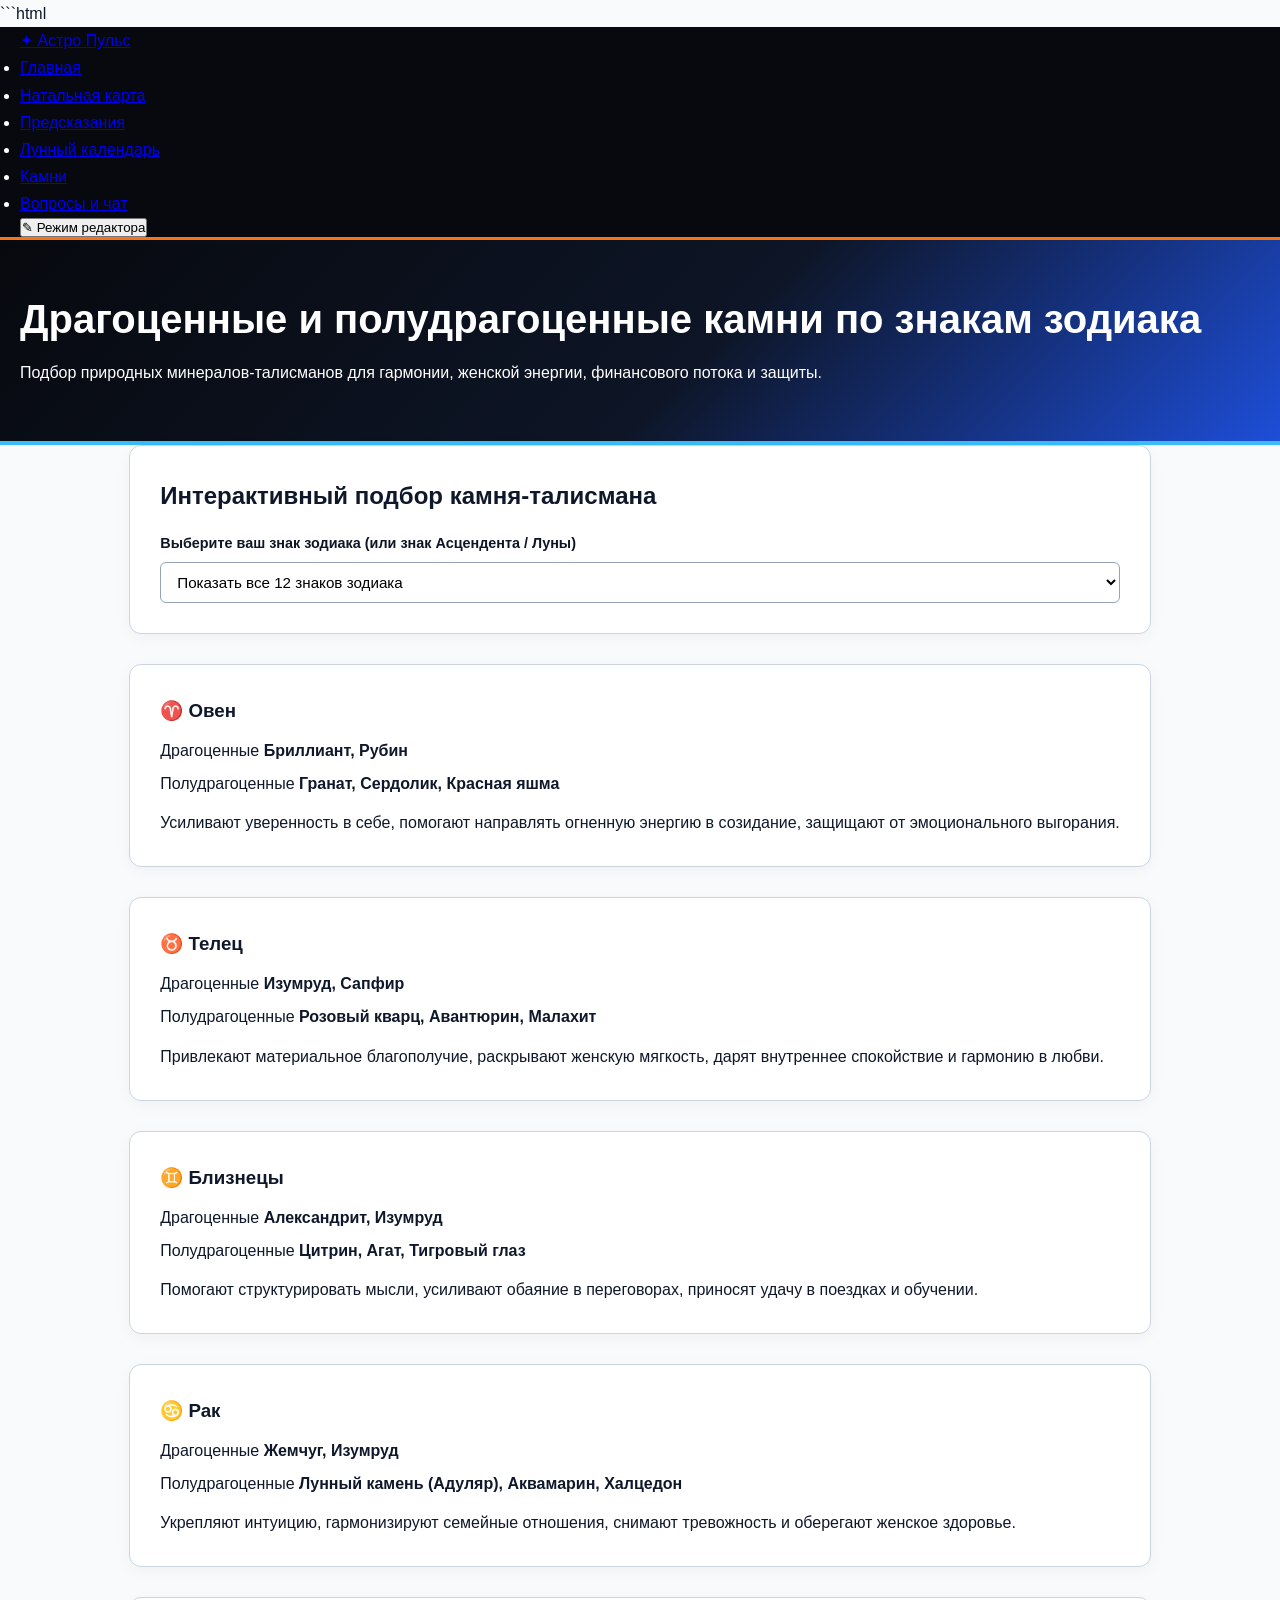
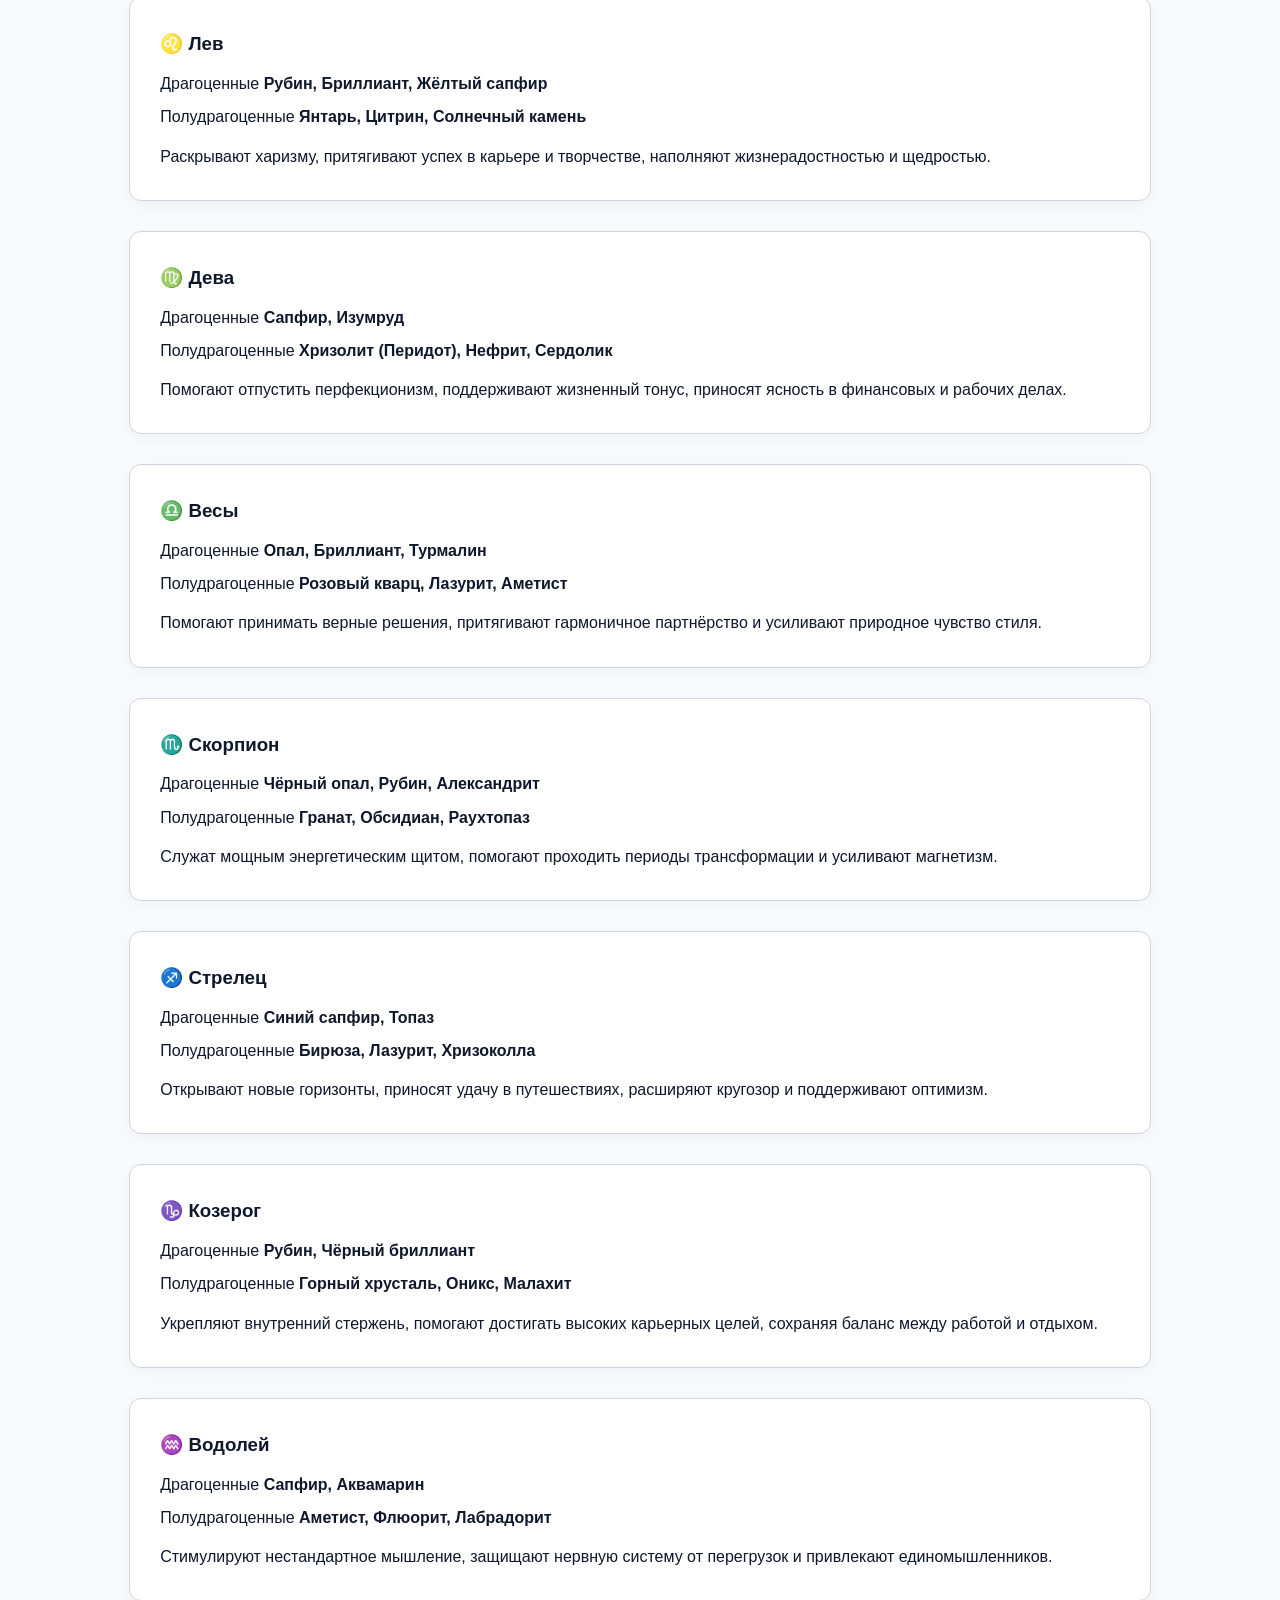
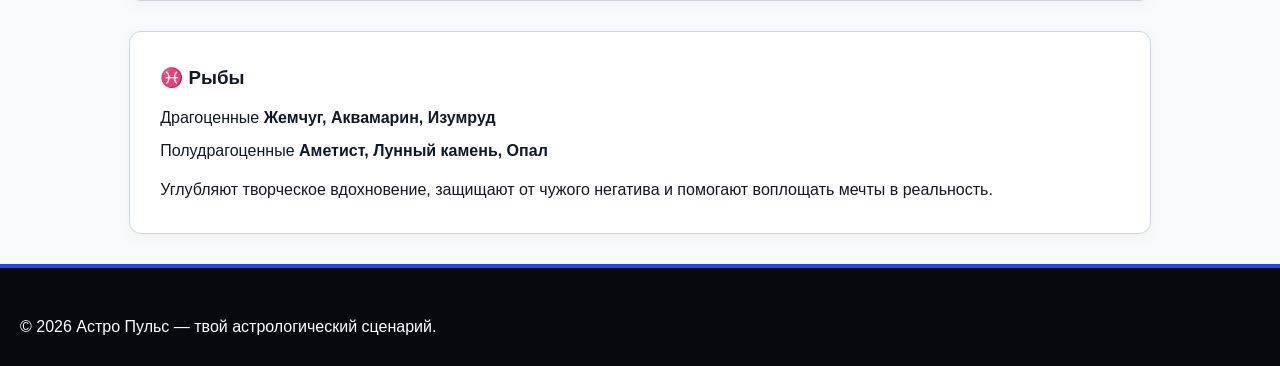
<file: stones.html>
```html
<!DOCTYPE html>
<html lang="ru">
<head>
    <meta charset="UTF-8">
    <meta name="viewport" content="width=device-width, initial-scale=1.0">
    <title>Камни по знакам зодиака — Астро Пульс</title>
    <link rel="stylesheet" href="style.css">
</head>
<body>

<header>
    <div class="container nav">
        <a href="index.html" class="logo">✦ Астро Пульс</a>
        <ul class="nav-links">
            <li><a href="index.html">Главная</a></li>
            <li><a href="natal.html">Натальная карта</a></li>
            <li><a href="predictive.html">Предсказания</a></li>
            <li><a href="lunar.html">Лунный календарь</a></li>
            <li><a href="stones.html" class="active">Камни</a></li>
            <li><a href="community.html">Вопросы и чат</a></li>
        </ul>
        <button class="edit-toggle-btn" id="toggleEditBtn">✎ Режим редактора</button>
    </div>
</header>

<section class="hero">
    <div class="container">
        <h1>Драгоценные и полудрагоценные камни по знакам зодиака</h1>
        <p>Подбор природных минералов-талисманов для гармонии, женской энергии, финансового потока и защиты.</p>
    </div>
</section>

<main class="container">
    <div class="card">
        <h2>Интерактивный подбор камня-талисмана</h2>
        <div class="form-grid" style="margin-top:15px;">
            <div class="form-group">
                <label>Выберите ваш знак зодиака (или знак Асцендента / Луны)</label>
                <select id="stoneZodiacSelect" onchange="renderStones()">
                    <option value="all">Показать все 12 знаков зодиака</option>
                    <option value="Овен">♈ Овен</option>
                    <option value="Телец">♉ Телец</option>
                    <option value="Близнецы">♊ Близнецы</option>
                    <option value="Рак">♋ Рак</option>
                    <option value="Лев">♌ Лев</option>
                    <option value="Дева">♍ Дева</option>
                    <option value="Весы">♎ Весы</option>
                    <option value="Скорпион">♏ Скорпион</option>
                    <option value="Стрелец">♐ Стрелец</option>
                    <option value="Козерог">♑ Козерог</option>
                    <option value="Водолей">♒ Водолей</option>
                    <option value="Рыбы">♓ Рыбы</option>
                </select>
            </div>
        </div>
    </div>

    <div class="grid-3" id="stonesContainer"></div>
</main>

<footer>
    <div class="container">
        <p>© 2026 Астро Пульс — твой астрологический сценарий.</p>
    </div>
</footer>

<script src="editor.js"></script>
<script>
    const STONES_DATA = [
        { sign: "♈ Овен", precious: "Бриллиант, Рубин", semi: "Гранат, Сердолик, Красная яшма", desc: "Усиливают уверенность в себе, помогают направлять огненную энергию в созидание, защищают от эмоционального выгорания." },
        { sign: "♉ Телец", precious: "Изумруд, Сапфир", semi: "Розовый кварц, Авантюрин, Малахит", desc: "Привлекают материальное благополучие, раскрывают женскую мягкость, дарят внутреннее спокойствие и гармонию в любви." },
        { sign: "♊ Близнецы", precious: "Александрит, Изумруд", semi: "Цитрин, Агат, Тигровый глаз", desc: "Помогают структурировать мысли, усиливают обаяние в переговорах, приносят удачу в поездках и обучении." },
        { sign: "♋ Рак", precious: "Жемчуг, Изумруд", semi: "Лунный камень (Адуляр), Аквамарин, Халцедон", desc: "Укрепляют интуицию, гармонизируют семейные отношения, снимают тревожность и оберегают женское здоровье." },
        { sign: "♌ Лев", precious: "Рубин, Бриллиант, Жёлтый сапфир", semi: "Янтарь, Цитрин, Солнечный камень", desc: "Раскрывают харизму, притягивают успех в карьере и творчестве, наполняют жизнерадостностью и щедростью." },
        { sign: "♍ Дева", precious: "Сапфир, Изумруд", semi: "Хризолит (Перидот), Нефрит, Сердолик", desc: "Помогают отпустить перфекционизм, поддерживают жизненный тонус, приносят ясность в финансовых и рабочих делах." },
        { sign: "♎ Весы", precious: "Опал, Бриллиант, Турмалин", semi: "Розовый кварц, Лазурит, Аметист", desc: "Помогают принимать верные решения, притягивают гармоничное партнёрство и усиливают природное чувство стиля." },
        { sign: "♏ Скорпион", precious: "Чёрный опал, Рубин, Александрит", semi: "Гранат, Обсидиан, Раухтопаз", desc: "Служат мощным энергетическим щитом, помогают проходить периоды трансформации и усиливают магнетизм." },
        { sign: "♐ Стрелец", precious: "Синий сапфир, Топаз", semi: "Бирюза, Лазурит, Хризоколла", desc: "Открывают новые горизонты, приносят удачу в путешествиях, расширяют кругозор и поддерживают оптимизм." },
        { sign: "♑ Козерог", precious: "Рубин, Чёрный бриллиант", semi: "Горный хрусталь, Оникс, Малахит", desc: "Укрепляют внутренний стержень, помогают достигать высоких карьерных целей, сохраняя баланс между работой и отдыхом." },
        { sign: "♒ Водолей", precious: "Сапфир, Аквамарин", semi: "Аметист, Флюорит, Лабрадорит", desc: "Стимулируют нестандартное мышление, защищают нервную систему от перегрузок и привлекают единомышленников." },
        { sign: "♓ Рыбы", precious: "Жемчуг, Аквамарин, Изумруд", semi: "Аметист, Лунный камень, Опал", desc: "Углубляют творческое вдохновение, защищают от чужого негатива и помогают воплощать мечты в реальность." }
    ];

    function renderStones() {
        const filter = document.getElementById('stoneZodiacSelect').value;
        const container = document.getElementById('stonesContainer');
        const list = filter === 'all' ? STONES_DATA : STONES_DATA.filter(item => item.sign.includes(filter));

        container.innerHTML = list.map((item, idx) => `
            <div class="card editable-block" data-block-id="stone-card-${idx}">
                <h3 style="color:var(--primary-blue); margin-bottom:10px;">${item.sign}</h3>
                <p style="margin-bottom:6px;"><span class="badge">Драгоценные</span> <strong>${item.precious}</strong></p>
                <p style="margin-bottom:12px;"><span class="badge" style="background:var(--accent-orange);">Полудрагоценные</span> <strong>${item.semi}</strong></p>
                <p class="text-muted">${item.desc}</p>
            </div>
        `).join('');
    }

    document.addEventListener("DOMContentLoaded", renderStones);
</script>
</body>
</html>
</file>
<file: style.css>
:root {
    --black: #07090e;
    --dark-blue: #0d1526;
    --navy: #14223d;
    --blue: #1d4ed8;
    --sky: #38bdf8;
    --sky-light: #e0f2fe;
    --orange: #f97316;
    --orange-hover: #ea580c;
    --white: #ffffff;
    --gray-bg: #f8fafc;
    --text-dark: #0f172a;
    --text-muted: #475569;
    --border: #cbd5e1;
}

* {
    margin: 0;
    padding: 0;
    box-sizing: border-box;
    font-family: 'Segoe UI', Roboto, Helvetica, Arial, sans-serif;
}

body {
    background-color: var(--gray-bg);
    color: var(--text-dark);
    line-height: 1.7;
    display: flex;
    flex-direction: column;
    min-height: 100vh;
}

.container {
    max-width: 1280px;
    margin: 0 auto;
    padding: 0 20px;
}

/* Шапка */
header {
    background: var(--black);
    color: var(--white);
    border-bottom: 3px solid var(--orange);
    position: sticky;
    top: 0;
    z-index: 1000;
}

.top-bar {
    display: flex;
    justify-content: space-between;
    align-items: center;
    padding: 14px 0;
    border-bottom: 1px solid var(--navy);
}

.brand {
    display: flex;
    flex-direction: column;
}

.brand-title {
    font-size: 1.7rem;
    font-weight: 800;
    color: var(--white);
    text-decoration: none;
    letter-spacing: 0.5px;
}

.brand-title span {
    color: var(--orange);
}

.brand-subtitle {
    font-size: 0.85rem;
    color: var(--sky);
}

.cms-controls {
    display: flex;
    gap: 10px;
    align-items: center;
}

/* Навигация и выпадающие меню */
nav {
    background: var(--dark-blue);
}

.main-menu {
    display: flex;
    flex-wrap: wrap;
    list-style: none;
    gap: 5px;
}

.menu-item {
    position: relative;
}

.menu-item > a {
    display: block;
    padding: 14px 16px;
    color: var(--white);
    text-decoration: none;
    font-weight: 600;
    font-size: 0.95rem;
    transition: 0.2s;
}

.menu-item > a:hover, .menu-item > a.active {
    background: var(--blue);
    color: var(--white);
}

.dropdown {
    display: none;
    position: absolute;
    top: 100%;
    left: 0;
    background: var(--white);
    min-width: 310px;
    max-height: 75vh;
    overflow-y: auto;
    box-shadow: 0 15px 35px rgba(7, 9, 14, 0.25);
    border-top: 3px solid var(--orange);
    border-radius: 0 0 8px 8px;
    z-index: 1001;
    list-style: none;
}

.menu-item:hover .dropdown {
    display: block;
}

.dropdown li a {
    display: block;
    padding: 10px 16px;
    color: var(--text-dark);
    text-decoration: none;
    font-size: 0.9rem;
    border-bottom: 1px solid #f1f5f9;
    transition: 0.15s;
}

.dropdown li a:hover {
    background: var(--sky-light);
    color: var(--blue);
    padding-left: 22px;
}

/* Кнопки */
.btn {
    display: inline-block;
    padding: 11px 22px;
    border-radius: 6px;
    font-weight: 600;
    cursor: pointer;
    border: none;
    text-decoration: none;
    font-size: 0.95rem;
    transition: 0.2s;
}

.btn-orange {
    background: var(--orange);
    color: var(--white);
}

.btn-orange:hover {
    background: var(--orange-hover);
}

.btn-blue {
    background: var(--blue);
    color: var(--white);
}

.btn-blue:hover {
    background: #1e40af;
}

.btn-sky {
    background: var(--sky);
    color: var(--black);
}

.btn-outline {
    background: transparent;
    border: 1px solid var(--sky);
    color: var(--sky);
}

/* Hero и карточка дня */
.hero {
    background: linear-gradient(135deg, var(--black) 0%, var(--dark-blue) 55%, var(--blue) 100%);
    color: var(--white);
    padding: 55px 0;
    border-bottom: 4px solid var(--sky);
}

.hero-grid {
    display: grid;
    grid-template-columns: 1.3fr 1fr;
    gap: 35px;
    align-items: center;
}

.hero h1 {
    font-size: 2.5rem;
    line-height: 1.2;
    margin-bottom: 16px;
}

.hero h1 span {
    color: var(--orange);
}

.daily-card {
    background: rgba(255, 255, 255, 0.08);
    backdrop-filter: blur(10px);
    border: 1px solid var(--sky);
    border-radius: 12px;
    padding: 25px;
}

.daily-badge {
    display: inline-block;
    background: var(--orange);
    color: var(--white);
    padding: 4px 12px;
    border-radius: 20px;
    font-size: 0.8rem;
    font-weight: 700;
    margin-bottom: 10px;
}

/* Рабочая область и сайдбар */
.page-layout {
    display: grid;
    grid-template-columns: 290px 1fr;
    gap: 30px;
    padding: 40px 0;
}

.sidebar {
    background: var(--white);
    border-radius: 10px;
    padding: 20px;
    border: 1px solid var(--border);
    align-self: start;
    position: sticky;
    top: 130px;
}

.sidebar h3 {
    color: var(--dark-blue);
    font-size: 1.1rem;
    margin-bottom: 14px;
    padding-bottom: 10px;
    border-bottom: 2px solid var(--orange);
}

.sidebar-list {
    list-style: none;
    max-height: 70vh;
    overflow-y: auto;
}

.sidebar-list li {
    margin-bottom: 6px;
}

.sidebar-list a {
    display: block;
    padding: 8px 12px;
    border-radius: 6px;
    color: var(--text-dark);
    text-decoration: none;
    font-size: 0.9rem;
    transition: 0.15s;
}

.sidebar-list a:hover, .sidebar-list a.active {
    background: var(--blue);
    color: var(--white);
}

/* Карточки и калькуляторы */
.card {
    background: var(--white);
    border-radius: 12px;
    padding: 30px;
    border: 1px solid var(--border);
    margin-bottom: 30px;
    box-shadow: 0 4px 15px rgba(13, 21, 38, 0.04);
}

.card-header {
    display: flex;
    justify-content: space-between;
    align-items: center;
    margin-bottom: 20px;
    padding-bottom: 15px;
    border-bottom: 2px solid var(--sky-light);
}

.card-title {
    font-size: 1.5rem;
    color: var(--dark-blue);
}

/* Формы калькуляторов */
.calc-form {
    background: var(--sky-light);
    padding: 24px;
    border-radius: 10px;
    border: 1px solid var(--sky);
    margin-bottom: 25px;
}

.form-row {
    display: grid;
    grid-template-columns: repeat(auto-fit, minmax(200px, 1fr));
    gap: 16px;
    margin-bottom: 16px;
}

.form-group label {
    display: block;
    font-weight: 600;
    font-size: 0.9rem;
    margin-bottom: 6px;
    color: var(--dark-blue);
}

.form-group input, .form-group select, .form-group textarea {
    width: 100%;
    padding: 10px 12px;
    border: 1px solid #94a3b8;
    border-radius: 6px;
    font-size: 0.95rem;
    background: var(--white);
}

/* Автодополнение городов */
.city-wrapper {
    position: relative;
}

.city-suggestions {
    position: absolute;
    top: 100%;
    left: 0;
    right: 0;
    background: var(--white);
    border: 1px solid var(--blue);
    border-radius: 0 0 6px 6px;
    max-height: 220px;
    overflow-y: auto;
    z-index: 500;
    display: none;
    box-shadow: 0 10px 25px rgba(0,0,0,0.15);
}

.city-suggestions div {
    padding: 9px 12px;
    cursor: pointer;
    font-size: 0.9rem;
    border-bottom: 1px solid #f1f5f9;
}

.city-suggestions div:hover {
    background: var(--sky-light);
    color: var(--blue);
}

/* Результаты расчетов */
.result-box {
    background: var(--dark-blue);
    color: var(--white);
    padding: 25px;
    border-radius: 10px;
    border-left: 5px solid var(--orange);
    margin-top: 20px;
}

.result-box h4 {
    color: var(--sky);
    font-size: 1.2rem;
    margin-bottom: 12px;
}

.chart-flex {
    display: grid;
    grid-template-columns: 360px 1fr;
    gap: 25px;
    align-items: start;
    margin-top: 20px;
}

.planet-table {
    width: 100%;
    border-collapse: collapse;
    margin-top: 15px;
    font-size: 0.92rem;
}

.planet-table th {
    background: var(--navy);
    color: var(--white);
    text-align: left;
    padding: 10px;
}

.planet-table td {
    padding: 9px 10px;
    border-bottom: 1px solid var(--border);
}

.interpretation-block {
    background: #f8fafc;
    border-left: 4px solid var(--blue);
    padding: 18px;
    margin-bottom: 15px;
    border-radius: 0 8px 8px 0;
}

.interpretation-block h5 {
    color: var(--blue);
    font-size: 1.05rem;
    margin-bottom: 6px;
}

/* Режим редактирования (CMS) */
body.edit-mode [data-editable] {
    outline: 2px dashed var(--orange);
    padding: 6px;
    background: #fff7ed;
    cursor: text;
}

.custom-block-item {
    border: 1px solid var(--sky);
    background: var(--white);
    padding: 20px;
    border-radius: 10px;
    margin-top: 20px;
}

/* Камни */
.stones-grid {
    display: grid;
    grid-template-columns: repeat(auto-fill, minmax(280px, 1fr));
    gap: 20px;
}

.stone-card {
    background: var(--white);
    border: 1px solid var(--border);
    border-top: 4px solid var(--blue);
    border-radius: 10px;
    padding: 20px;
}

.stone-tag {
    display: inline-block;
    padding: 3px 10px;
    border-radius: 12px;
    font-size: 0.78rem;
    font-weight: 700;
    margin-bottom: 8px;
}

.tag-precious { background: #ffedd5; color: var(--orange-hover); }
.tag-semi { background: var(--sky-light); color: var(--blue); }

/* Футер */
footer {
    background: var(--black);
    color: var(--white);
    padding: 45px 0 25px;
    margin-top: auto;
    border-top: 4px solid var(--blue);
}

.footer-grid {
    display: grid;
    grid-template-columns: repeat(auto-fit, minmax(240px, 1fr));
    gap: 30px;
    margin-bottom: 30px;
}

.footer-grid h4 {
    color: var(--orange);
    margin-bottom: 12px;
}

.footer-grid a {
    color: var(--sky-light);
    text-decoration: none;
    display: block;
    margin-bottom: 6px;
    font-size: 0.9rem;
}

@media (max-width: 960px) {
    .hero-grid, .page-layout, .chart-flex {
        grid-template-columns: 1fr;
    }
    .sidebar { position: static; }
}
</file>
